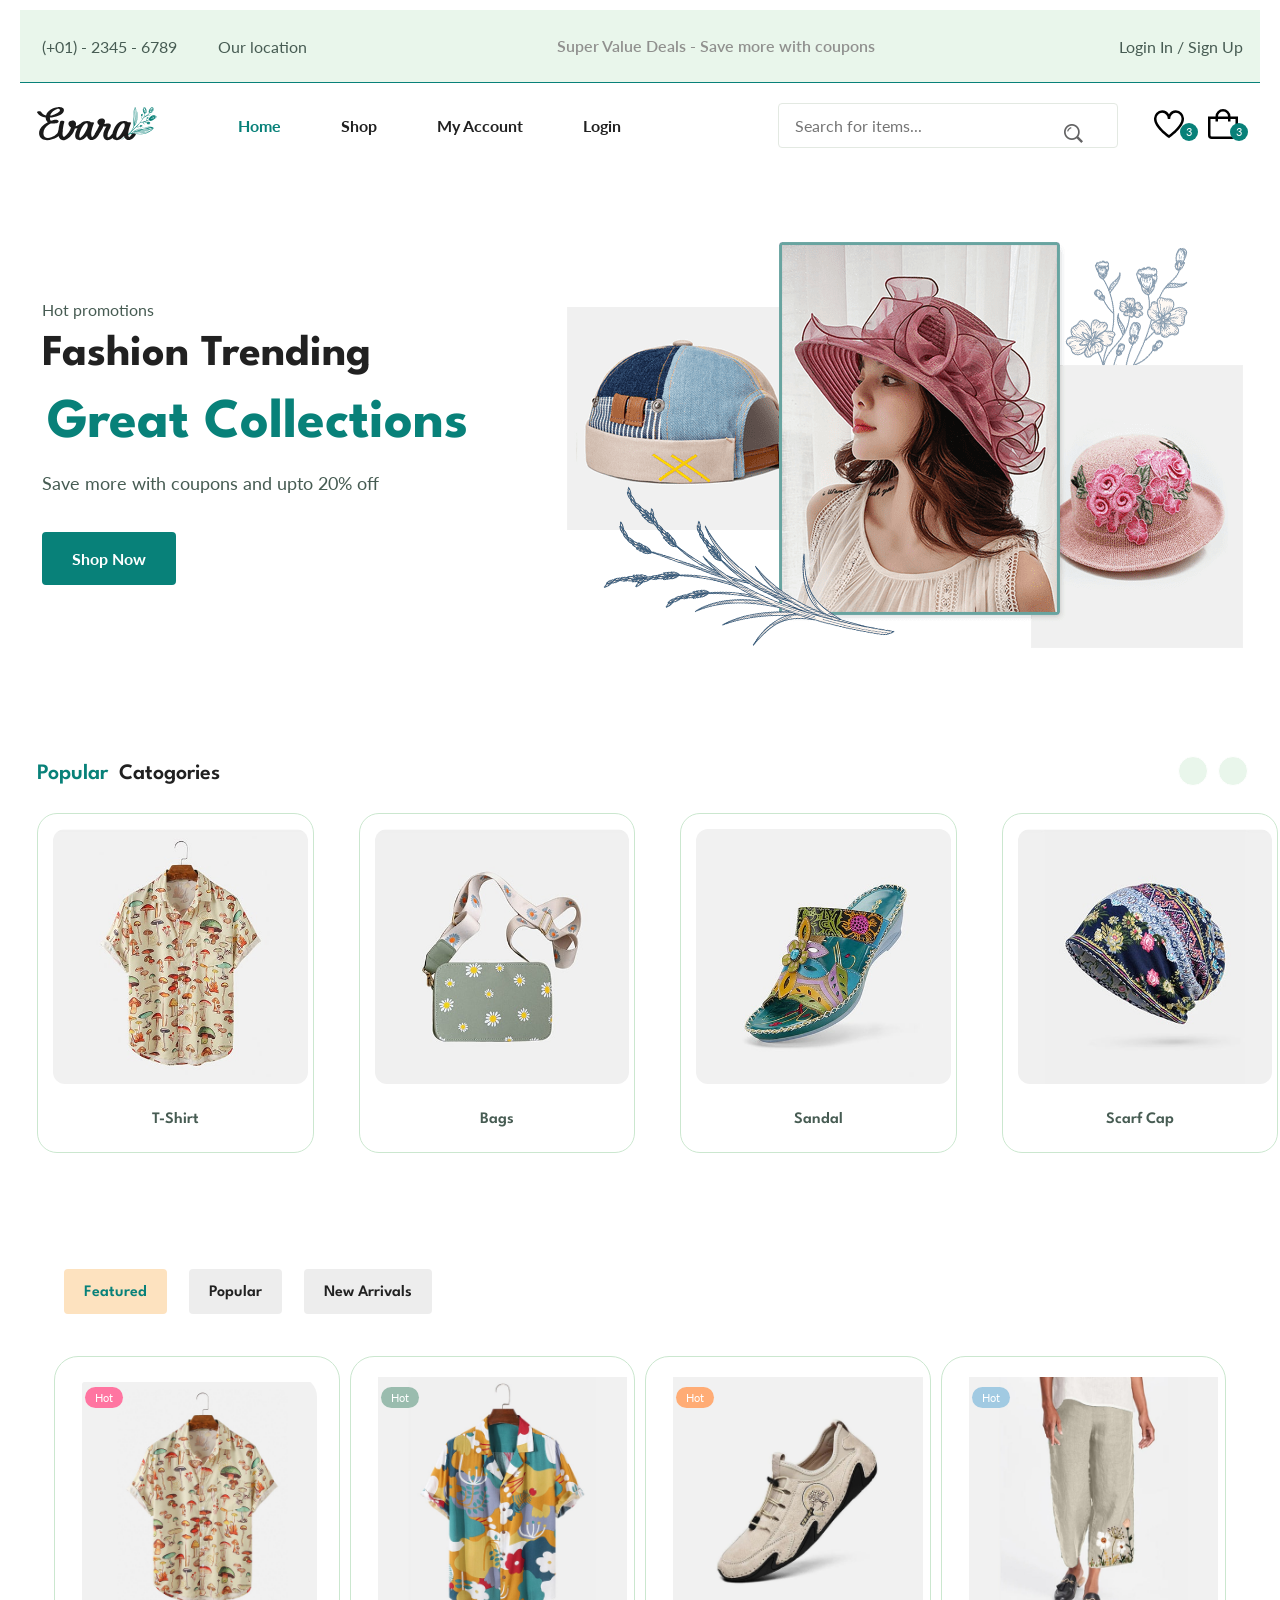
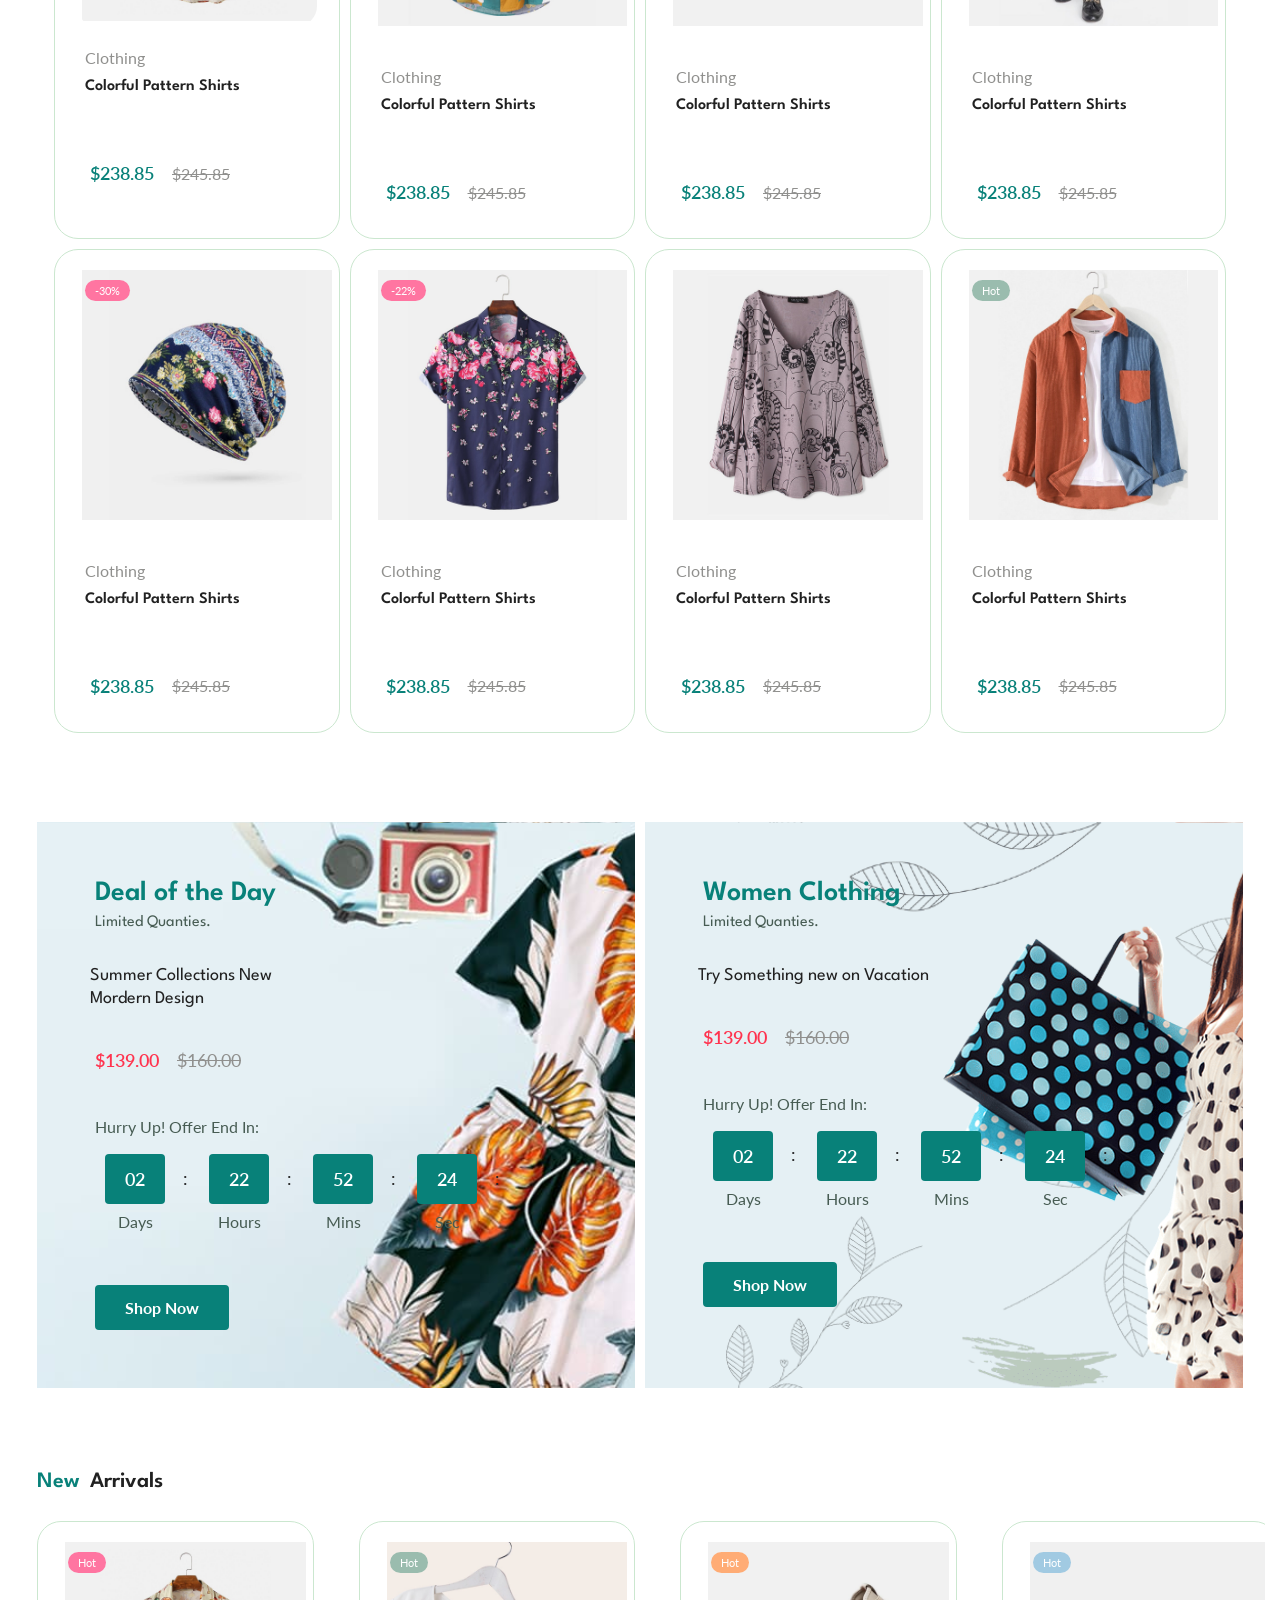
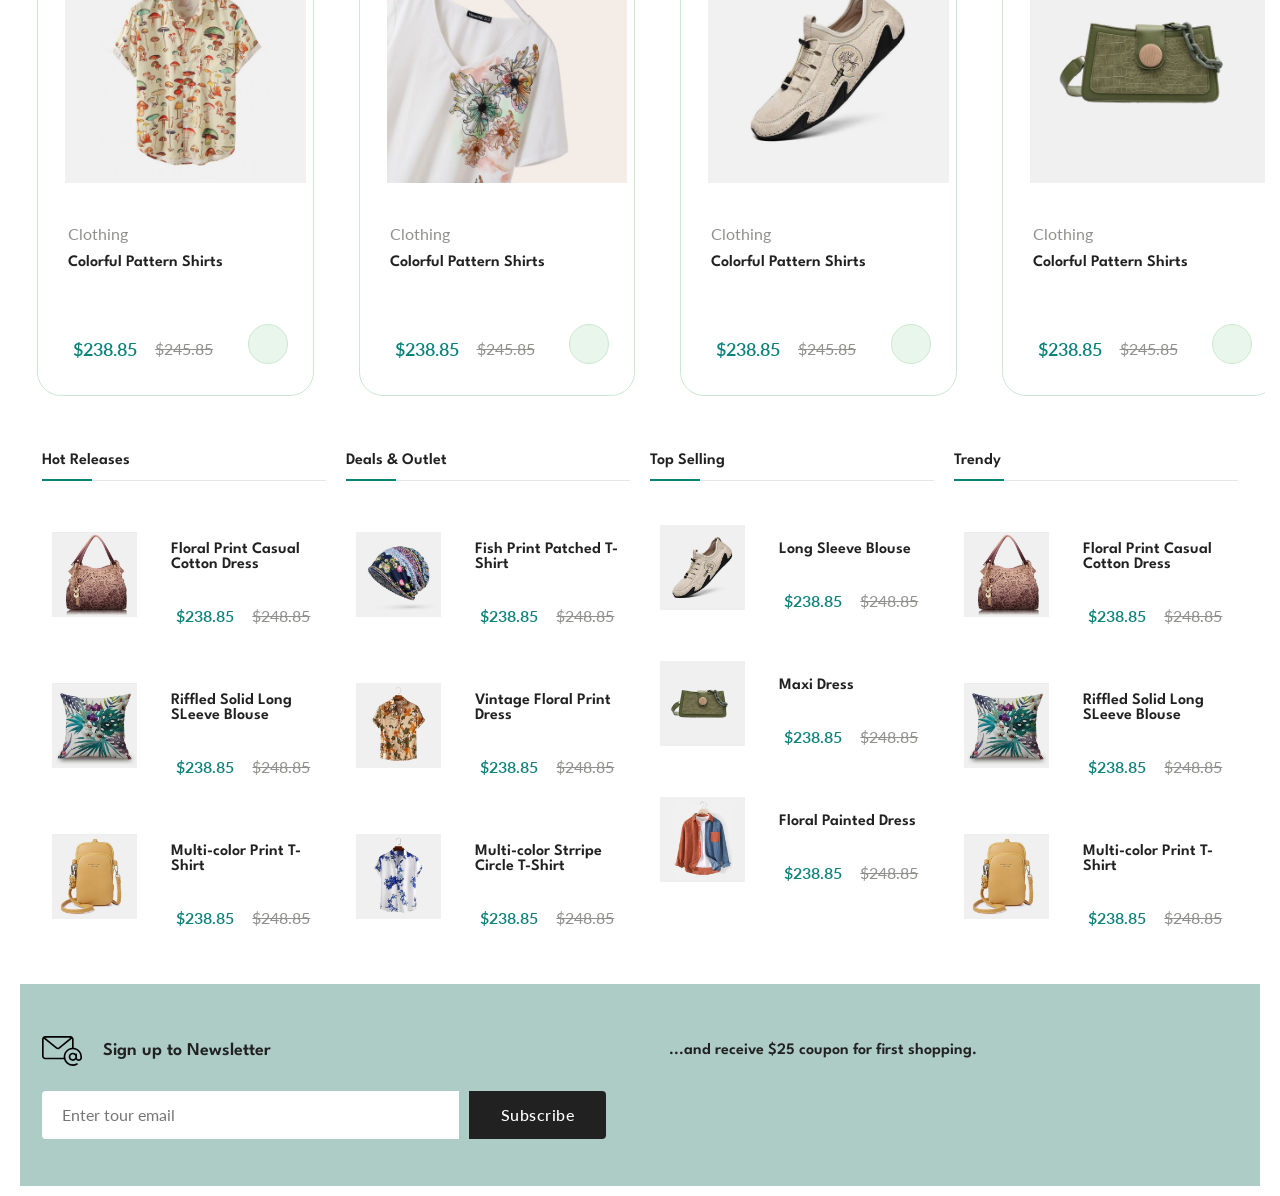
<file: index.html>
<!DOCTYPE html>
<html lang="en">
  <head>
    <meta charset="UTF-8" />
    <meta name="viewport" content="width=device-width, initial-scale=1.0" />

    <!--=============== FLATICON ===============-->
    <link rel="stylesheet" 
    href="https://cdn-uicons.flaticon.com/uicons-regular-straight/css/uicons-regular-straight.css" 
    />

    <!--=============== SWIPER CSS ===============-->
    <link
    rel="stylesheet"
    href="https://cdn.jsdelivr.net/npm/swiper@11/swiper-bundle.min.css"
    />

    <!--=============== CSS ===============-->
    <link rel="stylesheet" href="assets/css/styles.css" />

    <title>Ecommerce Website</title>
  </head>
  <body>
    <!--=============== HEADER ===============-->
    <header class="header">
      <div class="header__top">
        <div class="header__container container">
          <div class="header__contact">
            <span>(+01) - 2345 - 6789</span>
            <span>Our location</span>
          </div>
          <p class="header__alert-news">
            Super Value Deals - Save more with coupons
          </p>
          <a href="loginRegister.html" class="header__top-action">
            Login In / Sign Up
          </a>
        </div>
      </div>

      <nav class="nav container">
        <a href="index.html" class="nav__logo">
          <img src="assets/img/logo.svg" alt="" class="nav__logoImg">
        </a>
        <div class="nav__menu" id="nav-menu">
          <ul class="nav__list">
            <li class="nav__item">
              <a href="index.html" class="nav__link active-link">Home</a>
            </li>
            <li class="nav__item">
              <a href="shop.html" class="nav__link">Shop</a>
            </li>
            <li class="nav__item">
              <a href="accounts.html" class="nav__link">My Account</a>
            </li>
            <li class="nav__item">
              <a href="loginRegister.html" class="nav__link">Login</a>
            </li>
          </ul>

          <div class="header__search">
            <input type="text" placeholder="Search for items..." class="form__input">

            <button class="search__btn">
              <img src="assets/img/search.png" alt="">
            </button>
          </div>
        </div>

        <div class="header__user-actions">
          <a href="wishlist.html" class="header__action-btn">
            <img src="assets/img/icon-heart.svg" alt="">
            <span class="count">3</span>
          </a>
          <a href="cart.html" class="header__action-btn">
            <img src="assets/img/icon-cart.svg" alt="">
            <span class="count">3</span>
          </a>
        </div>
      </nav>
    </header>

    <!--=============== MAIN ===============-->
    <main class="main">
      <!--=============== HOME ===============-->
      <section class="home section--lg">
        <div class="home__container container grid">
          <div class="home__content">
            <span class="home__subtitle">Hot promotions</span>
            <h1 class="home__title">
              Fashion Trending <span>Great Collections</span>
            </h1>
            <p class="home__description">
              Save more with coupons and upto 20% off
            </p>
            <a href="shop.html" class="btn">Shop Now</a>
          </div>
          <img src="assets/img/home-img.png" class="home__img">
        </div>
      </section>

      <!--=============== CATEGORIES ===============-->
      <section class="categories container section">
        <h3 class="section__title"><span>Popular</span> Catogories</h3>
        <div class="catogories__container swiper">
          <div class="swiper-wrapper">
            <a href="shop.html" class="category__item swiper-slide">
              <img src="assets/img/category-1.jpg" alt="" class="category__img">
              <h3 class="category__title">T-Shirt</h3>
            </a>
            <a href="shop.html" class="category__item swiper-slide">
              <img src="assets/img/category-2.jpg" alt="" class="category__img">
              <h3 class="category__title">Bags</h3>
            </a>
            <a href="shop.html" class="category__item swiper-slide">
              <img src="assets/img/category-3.jpg" alt="" class="category__img">
              <h3 class="category__title">Sandal</h3>
            </a>
            <a href="shop.html" class="category__item swiper-slide">
              <img src="assets/img/category-4.jpg" alt="" class="category__img">
              <h3 class="category__title">Scarf Cap</h3>
            </a>
            <a href="shop.html" class="category__item swiper-slide">
              <img src="assets/img/category-5.jpg" alt="" class="category__img">
              <h3 class="category__title">Shoes</h3>
            </a>
            <a href="shop.html" class="category__item swiper-slide">
              <img src="assets/img/category-6.jpg" alt="" class="category__img">
              <h3 class="category__title">Pillowcase</h3>
            </a>
            <a href="shop.html" class="category__item swiper-slide">
              <img src="assets/img/category-7.jpg" alt="" class="category__img">
              <h3 class="category__title">Jumpsuit</h3>
            </a>
            <a href="shop.html" class="category__item swiper-slide">
              <img src="assets/img/category-8.jpg" alt="" class="category__img">
              <h3 class="category__title">Hats</h3>
            </a>
          </div>
          <div class="swiper-button-next">
            <i class="fi fi-rs-angle-right"></i>
          </div>
          <div class="swiper-button-prev">
            <i class="fi fi-rs-angle-left"></i>
          </div>
        </div>
      </section>

      <!--=============== PRODUCTS ===============-->
      <section class="products section container">
        <div class="tab__btns">
          <span class="tab__btn active-tab" data-target="#featured">Featured</span>          
          <span class="tab__btn" data-target="#popular">Popular</span>
          <span class="tab__btn"  data-target="#new-added">New Arrivals</span>
        </div>

        <div class="tab__items">
          <div class="tab__item active-tab" content id="featured">
            <div class="products__container grid">
              <div class="product__item">
                <div class="product__banner">
                  <a href="details.html" class="product__images">
                    <img src="assets/img/product-1-1.jpg" alt="" class="product__img default">
                    <img src="assets/img/product-1-2.jpg" alt="" class="product__img hover">
                  </a>
                  <div class="product__actions">
                    <a href="#" class="action__btn" aria-label="Quick View">
                      <i class="fi fi-rs-eye"></i>
                    </a>
                    <a href="#" class="action__btn" aria-label="Add To Wishlist">
                      <i class="fi fi-rs-heart"></i>
                    </a>
                  </div>

                  <div class="product__badge light-pink">Hot</div>
                </div>
                <div class="product__content">
                  <span class="product__category">Clothing</span>           
                  <a href="details.html">
                    <h3 class="product__title">Colorful Pattern Shirts</h3>
                  </a>
                  <div class="product__rating">
                    <i class="fi fi-rs-star"></i>
                    <i class="fi fi-rs-star"></i>
                    <i class="fi fi-rs-star"></i>
                    <i class="fi fi-rs-star"></i>
                    <i class="fi fi-rs-star"></i>
                  </div>
                  <div class="product__price flex">
                    <span class="new__price">$238.85</span>
                    <span class="old__price">$245.85</span>
                    
                  </div>
                </div>
              </div>
              <div class="product__item">
                <div class="product__banner">
                  <a href="details.html" class="producr__images">
                    <img src="assets/img/product-2-1.jpg" alt="" class="product__img default">
                    <img src="assets/img/product-2-2.jpg" alt="" class="product__img hover">
                  </a>
                  <div class="product__actions">
                    <a href="#" class="action__btn" aria-label="Quick View">
                      <i class="fi fi-rs-eye"></i>
                    </a>
                    <a href="#" class="action__btn" aria-label="Add To Wishlist">
                      <i class="fi fi-rs-heart"></i>
                    </a>
                  </div>
                  <div class="product__badge light-green">Hot</div>
                </div>
                <div class="product__content">
                  <span class="product__category">Clothing</span>           
                  <a href="details.html">
                    <h3 class="product__title">Colorful Pattern Shirts</h3>
                  </a>
                  <div class="product__rating">
                    <i class="fi fi-rs-star"></i>
                    <i class="fi fi-rs-star"></i>
                    <i class="fi fi-rs-star"></i>
                    <i class="fi fi-rs-star"></i>
                    <i class="fi fi-rs-star"></i>
                  </div>
                  <div class="product__price flex">
                    <span class="new__price">$238.85</span>
                    <span class="old__price">$245.85</span>
                    
                  </div>
                </div>
              </div>
              <div class="product__item">
                <div class="product__banner">
                  <a href="details.html" class="producr__images">
                    <img src="assets/img/product-3-1.jpg" alt="" class="product__img default">
                    <img src="assets/img/product-3-2.jpg" alt="" class="product__img hover">
                  </a>
                  <div class="product__actions">
                    <a href="#" class="action__btn" aria-label="Quick View">
                      <i class="fi fi-rs-eye"></i>
                    </a>
                    <a href="#" class="action__btn" aria-label="Add To Wishlist">
                      <i class="fi fi-rs-heart"></i>
                    </a>
                  </div>
                  <div class="product__badge light-orange">Hot</div>
                </div>
                <div class="product__content">
                  <span class="product__category">Clothing</span>           
                  <a href="details.html">
                    <h3 class="product__title">Colorful Pattern Shirts</h3>
                  </a>
                  <div class="product__rating">
                    <i class="fi fi-rs-star"></i>
                    <i class="fi fi-rs-star"></i>
                    <i class="fi fi-rs-star"></i>
                    <i class="fi fi-rs-star"></i>
                    <i class="fi fi-rs-star"></i>
                  </div>
                  <div class="product__price flex">
                    <span class="new__price">$238.85</span>
                    <span class="old__price">$245.85</span>
                    
                  </div>
                </div>
              </div>
              <div class="product__item">
                <div class="product__banner">
                  <a href="details.html" class="producr__images">
                    <img src="assets/img/product-4-1.jpg" alt="" class="product__img default">
                    <img src="assets/img/product-4-2.jpg" alt="" class="product__img hover">
                  </a>
                  <div class="product__actions">
                    <a href="#" class="action__btn" aria-label="Quick View">
                      <i class="fi fi-rs-eye"></i>
                    </a>
                    <a href="#" class="action__btn" aria-label="Add To Wishlist">
                      <i class="fi fi-rs-heart"></i>
                    </a>
                  </div>
                  <div class="product__badge light-blue">Hot</div>
                </div>
                <div class="product__content">
                  <span class="product__category">Clothing</span>           
                  <a href="details.html">
                    <h3 class="product__title">Colorful Pattern Shirts</h3>
                  </a>
                  <div class="product__rating">
                    <i class="fi fi-rs-star"></i>
                    <i class="fi fi-rs-star"></i>
                    <i class="fi fi-rs-star"></i>
                    <i class="fi fi-rs-star"></i>
                    <i class="fi fi-rs-star"></i>
                  </div>
                  <div class="product__price flex">
                    <span class="new__price">$238.85</span>
                    <span class="old__price">$245.85</span>
                    
                  </div>
                </div>
              </div>
              <div class="product__item">
                <div class="product__banner">
                  <a href="details.html" class="producr__images">
                    <img src="assets/img/product-5-1.jpg" alt="" class="product__img default">
                    <img src="assets/img/product-5-2.jpg" alt="" class="product__img hover">
                  </a>
                  <div class="product__actions">
                    <a href="#" class="action__btn" aria-label="Quick View">
                      <i class="fi fi-rs-eye"></i>
                    </a>
                    <a href="#" class="action__btn" aria-label="Add To Wishlist">
                      <i class="fi fi-rs-heart"></i>
                    </a>
                  </div>
                  <div class="product__badge light-pink">-30%</div>
                </div>
                <div class="product__content">
                  <span class="product__category">Clothing</span>           
                  <a href="details.html">
                    <h3 class="product__title">Colorful Pattern Shirts</h3>
                  </a>
                  <div class="product__rating">
                    <i class="fi fi-rs-star"></i>
                    <i class="fi fi-rs-star"></i>
                    <i class="fi fi-rs-star"></i>
                    <i class="fi fi-rs-star"></i>
                    <i class="fi fi-rs-star"></i>
                  </div>
                  <div class="product__price flex">
                    <span class="new__price">$238.85</span>
                    <span class="old__price">$245.85</span>
                    
                  </div>
                </div>
              </div>
              <div class="product__item">
                <div class="product__banner">
                  <a href="details.html" class="producr__images">
                    <img src="assets/img/product-6-1.jpg" alt="" class="product__img default">
                    <img src="assets/img/product-6-2.jpg" alt="" class="product__img hover">
                  </a>
                  <div class="product__actions">
                    <a href="#" class="action__btn" aria-label="Quick View">
                      <i class="fi fi-rs-eye"></i>
                    </a>
                    <a href="#" class="action__btn" aria-label="Add To Wishlist">
                      <i class="fi fi-rs-heart"></i>
                    </a>
                  </div>
                  <div class="product__badge light-pink">-22%</div>
                </div>
                <div class="product__content">
                  <span class="product__category">Clothing</span>           
                  <a href="details.html">
                    <h3 class="product__title">Colorful Pattern Shirts</h3>
                  </a>
                  <div class="product__rating">
                    <i class="fi fi-rs-star"></i>
                    <i class="fi fi-rs-star"></i>
                    <i class="fi fi-rs-star"></i>
                    <i class="fi fi-rs-star"></i>
                    <i class="fi fi-rs-star"></i>
                  </div>
                  <div class="product__price flex">
                    <span class="new__price">$238.85</span>
                    <span class="old__price">$245.85</span>
                    
                  </div>
                </div>
              </div>
              <div class="product__item">
                <div class="product__banner">
                  <a href="details.html" class="producr__images">
                    <img src="assets/img/product-7-1.jpg" alt="" class="product__img default">
                    <img src="assets/img/product-7-2.jpg" alt="" class="product__img hover">
                  </a>
                  <div class="product__actions">
                    <a href="#" class="action__btn" aria-label="Quick View">
                      <i class="fi fi-rs-eye"></i>
                    </a>
                    <a href="#" class="action__btn" aria-label="Add To Wishlist">
                      <i class="fi fi-rs-heart"></i>
                    </a>
                  </div>
                </div>
                <div class="product__content">
                  <span class="product__category">Clothing</span>           
                  <a href="details.html">
                    <h3 class="product__title">Colorful Pattern Shirts</h3>
                  </a>
                  <div class="product__rating">
                    <i class="fi fi-rs-star"></i>
                    <i class="fi fi-rs-star"></i>
                    <i class="fi fi-rs-star"></i>
                    <i class="fi fi-rs-star"></i>
                    <i class="fi fi-rs-star"></i>
                  </div>
                  <div class="product__price flex">
                    <span class="new__price">$238.85</span>
                    <span class="old__price">$245.85</span>
                    
                  </div>
                </div>
              </div>
              <div class="product__item">
                <div class="product__banner">
                  <a href="details.html" class="producr__images">
                    <img src="assets/img/product-8-1.jpg" alt="" class="product__img default">
                    <img src="assets/img/product-8-2.jpg" alt="" class="product__img hover">
                  </a>
                  <div class="product__actions">
                    <a href="#" class="action__btn" aria-label="Quick View">
                      <i class="fi fi-rs-eye"></i>
                    </a>
                    <a href="#" class="action__btn" aria-label="Add To Wishlist">
                      <i class="fi fi-rs-heart"></i>
                    </a>
                  </div>
                  <div class="product__badge light-green">Hot</div>
                </div>
                <div class="product__content">
                  <span class="product__category">Clothing</span>           
                  <a href="details.html">
                    <h3 class="product__title">Colorful Pattern Shirts</h3>
                  </a>
                  <div class="product__rating">
                    <i class="fi fi-rs-star"></i>
                    <i class="fi fi-rs-star"></i>
                    <i class="fi fi-rs-star"></i>
                    <i class="fi fi-rs-star"></i>
                    <i class="fi fi-rs-star"></i>
                  </div>
                  <div class="product__price flex">
                    <span class="new__price">$238.85</span>
                    <span class="old__price">$245.85</span>
                    
                  </div>
                </div>


              </div>
            </div>          
          </div>

          <div class="tab__item" content id="popular">
            <div class="products__container grid">
              <div class="product__item">
                <div class="product__banner">
                  <a href="details.html" class="product__images">
                    <img src="assets/img/product-9-1.jpg" alt="" class="product__img default">
                    <img src="assets/img/product-9-2.jpg" alt="" class="product__img hover">
                  </a>
                  <div class="product__actions">
                    <a href="#" class="action__btn" aria-label="Quick View">
                      <i class="fi fi-rs-eye"></i>
                    </a>
                    <a href="#" class="action__btn" aria-label="Add To Wishlist">
                      <i class="fi fi-rs-heart"></i>
                    </a>
                  </div>
                  <div class="product__badge light-pink">Hot</div>
                </div>
                <div class="product__content">
                  <span class="product__category">Clothing</span>           
                  <a href="details.html">
                    <h3 class="product__title">Colorful Pattern Shirts</h3>
                  </a>
                  <div class="product__rating">
                    <i class="fi fi-rs-star"></i>
                    <i class="fi fi-rs-star"></i>
                    <i class="fi fi-rs-star"></i>
                    <i class="fi fi-rs-star"></i>
                    <i class="fi fi-rs-star"></i>
                  </div>
                  <div class="product__price flex">
                    <span class="new__price">$238.85</span>
                    <span class="old__price">$245.85</span>
                    
                  </div>
                </div>
              </div>
              <div class="product__item">
                <div class="product__banner">
                  <a href="details.html" class="producr__images">
                    <img src="assets/img/product-2-1.jpg" alt="" class="product__img default">
                    <img src="assets/img/product-2-2.jpg" alt="" class="product__img hover">
                  </a>
                  <div class="product__actions">
                    <a href="#" class="action__btn" aria-label="Quick View">
                      <i class="fi fi-rs-eye"></i>
                    </a>
                    <a href="#" class="action__btn" aria-label="Add To Wishlist">
                      <i class="fi fi-rs-heart"></i>
                    </a>
                  </div>
                  <div class="product__badge light-green">Hot</div>
                </div>
                <div class="product__content">
                  <span class="product__category">Clothing</span>           
                  <a href="details.html">
                    <h3 class="product__title">Colorful Pattern Shirts</h3>
                  </a>
                  <div class="product__rating">
                    <i class="fi fi-rs-star"></i>
                    <i class="fi fi-rs-star"></i>
                    <i class="fi fi-rs-star"></i>
                    <i class="fi fi-rs-star"></i>
                    <i class="fi fi-rs-star"></i>
                  </div>
                  <div class="product__price flex">
                    <span class="new__price">$238.85</span>
                    <span class="old__price">$245.85</span>
                    
                  </div>
              </div>
              </div>
              <div class="product__item">
                <div class="product__banner">
                  <a href="details.html" class="producr__images">
                    <img src="assets/img/product-10-1.jpg" alt="" class="product__img default">
                    <img src="assets/img/product-10-2.jpg" alt="" class="product__img hover">
                  </a>
                  <div class="product__actions">
                    <a href="#" class="action__btn" aria-label="Quick View">
                      <i class="fi fi-rs-eye"></i>
                    </a>
                    <a href="#" class="action__btn" aria-label="Add To Wishlist">
                      <i class="fi fi-rs-heart"></i>
                    </a>
                  </div>
                  <div class="product__badge light-orange">Hot</div>
                </div>
                <div class="product__content">
                  <span class="product__category">Clothing</span>           
                  <a href="details.html">
                    <h3 class="product__title">Colorful Pattern Shirts</h3>
                  </a>
                  <div class="product__rating">
                    <i class="fi fi-rs-star"></i>
                    <i class="fi fi-rs-star"></i>
                    <i class="fi fi-rs-star"></i>
                    <i class="fi fi-rs-star"></i>
                    <i class="fi fi-rs-star"></i>
                  </div>
                  <div class="product__price flex">
                    <span class="new__price">$238.85</span>
                    <span class="old__price">$245.85</span>
                    
                  </div>
                </div>
              </div>
              <div class="product__item">
                <div class="product__banner">
                  <a href="details.html" class="producr__images">
                    <img src="assets/img/product-4-1.jpg" alt="" class="product__img default">
                    <img src="assets/img/product-4-2.jpg" alt="" class="product__img hover">
                  </a>
                  <div class="product__actions">
                    <a href="#" class="action__btn" aria-label="Quick View">
                      <i class="fi fi-rs-eye"></i>
                    </a>
                    <a href="#" class="action__btn" aria-label="Add To Wishlist">
                      <i class="fi fi-rs-heart"></i>
                    </a>
                  </div>
                  <div class="product__badge light-blue">Hot</div>
                </div>
                <div class="product__content">
                  <span class="product__category">Clothing</span>           
                  <a href="details.html">
                    <h3 class="product__title">Colorful Pattern Shirts</h3>
                  </a>
                  <div class="product__rating">
                    <i class="fi fi-rs-star"></i>
                    <i class="fi fi-rs-star"></i>
                    <i class="fi fi-rs-star"></i>
                    <i class="fi fi-rs-star"></i>
                    <i class="fi fi-rs-star"></i>
                  </div>
                  <div class="product__price flex">
                    <span class="new__price">$238.85</span>
                    <span class="old__price">$245.85</span>
                    
                  </div>
                </div>
              </div>
              <div class="product__item">
                <div class="product__banner">
                  <a href="details.html" class="producr__images">
                    <img src="assets/img/product-5-1.jpg" alt="" class="product__img default">
                    <img src="assets/img/product-5-2.jpg" alt="" class="product__img hover">
                  </a>
                  <div class="product__actions">
                    <a href="#" class="action__btn" aria-label="Quick View">
                      <i class="fi fi-rs-eye"></i>
                    </a>
                    <a href="#" class="action__btn" aria-label="Add To Wishlist">
                      <i class="fi fi-rs-heart"></i>
                    </a>
                  </div>
                  <div class="product__badge light-pink">-30%</div>
                </div>
                <div class="product__content">
                  <span class="product__category">Clothing</span>           
                  <a href="details.html">
                    <h3 class="product__title">Colorful Pattern Shirts</h3>
                  </a>
                  <div class="product__rating">
                    <i class="fi fi-rs-star"></i>
                    <i class="fi fi-rs-star"></i>
                    <i class="fi fi-rs-star"></i>
                    <i class="fi fi-rs-star"></i>
                    <i class="fi fi-rs-star"></i>
                  </div>
                  <div class="product__price flex">
                    <span class="new__price">$238.85</span>
                    <span class="old__price">$245.85</span>
                    
                  </div>
                </div>
              </div>
              <div class="product__item">
                <div class="product__banner">
                  <a href="details.html" class="producr__images">
                    <img src="assets/img/product-11-1.jpg" alt="" class="product__img default">
                    <img src="assets/img/product-11-2.jpg" alt="" class="product__img hover">
                  </a>
                  <div class="product__actions">
                    <a href="#" class="action__btn" aria-label="Quick View">
                      <i class="fi fi-rs-eye"></i>
                    </a>
                    <a href="#" class="action__btn" aria-label="Add To Wishlist">
                      <i class="fi fi-rs-heart"></i>
                    </a>
                  </div>
                  <div class="product__badge light-pink">-22%</div>
                </div>
                <div class="product__content">
                  <span class="product__category">Clothing</span>           
                  <a href="details.html">
                    <h3 class="product__title">Colorful Pattern Shirts</h3>
                  </a>
                  <div class="product__rating">
                    <i class="fi fi-rs-star"></i>
                    <i class="fi fi-rs-star"></i>
                    <i class="fi fi-rs-star"></i>
                    <i class="fi fi-rs-star"></i>
                    <i class="fi fi-rs-star"></i>
                  </div>
                  <div class="product__price flex">
                    <span class="new__price">$238.85</span>
                    <span class="old__price">$245.85</span>
                    
                  </div>
                </div>
              </div>
              <div class="product__item">
                <div class="product__banner">
                  <a href="details.html" class="producr__images">
                    <img src="assets/img/product-7-1.jpg" alt="" class="product__img default">
                    <img src="assets/img/product-7-2.jpg" alt="" class="product__img hover">
                  </a>
                  <div class="product__actions">
                    <a href="#" class="action__btn" aria-label="Quick View">
                      <i class="fi fi-rs-eye"></i>
                    </a>
                    <a href="#" class="action__btn" aria-label="Add To Wishlist">
                      <i class="fi fi-rs-heart"></i>
                    </a>
                  </div>
                </div>
                <div class="product__content">
                  <span class="product__category">Clothing</span>           
                  <a href="details.html">
                    <h3 class="product__title">Colorful Pattern Shirts</h3>
                  </a>
                  <div class="product__rating">
                    <i class="fi fi-rs-star"></i>
                    <i class="fi fi-rs-star"></i>
                    <i class="fi fi-rs-star"></i>
                    <i class="fi fi-rs-star"></i>
                    <i class="fi fi-rs-star"></i>
                  </div>
                  <div class="product__price flex">
                    <span class="new__price">$238.85</span>
                    <span class="old__price">$245.85</span>
                    
                  </div>
                </div>
              </div>
              <div class="product__item">
                <div class="product__banner">
                  <a href="details.html" class="producr__images">
                    <img src="assets/img/product-8-1.jpg" alt="" class="product__img default">
                    <img src="assets/img/product-8-2.jpg" alt="" class="product__img hover">
                  </a>
                  <div class="product__actions">
                    <a href="#" class="action__btn" aria-label="Quick View">
                      <i class="fi fi-rs-eye"></i>
                    </a>
                    <a href="#" class="action__btn" aria-label="Add To Wishlist">
                      <i class="fi fi-rs-heart"></i>
                    </a>
                  </div>
                  <div class="product__badge light-green">Hot</div>
                </div>
                <div class="product__content">
                  <span class="product__category">Clothing</span>           
                  <a href="details.html">
                    <h3 class="product__title">Colorful Pattern Shirts</h3>
                  </a>
                  <div class="product__rating">
                    <i class="fi fi-rs-star"></i>
                    <i class="fi fi-rs-star"></i>
                    <i class="fi fi-rs-star"></i>
                    <i class="fi fi-rs-star"></i>
                    <i class="fi fi-rs-star"></i>
                  </div>
                  <div class="product__price flex">
                    <span class="new__price">$238.85</span>
                    <span class="old__price">$245.85</span>
                    
                  </div>
                </div>
              </div>

            </div>
          </div>

          <div class="tab__item" content id="new-added">
            <div class="products__container grid">
              <div class="product__item">
                <div class="product__banner">
                  <a href="details.html" class="producr__images">
                    <img src="assets/img/product-1-1.jpg" alt="" class="product__img default">
                    <img src="assets/img/product-1-2.jpg" alt="" class="product__img hover">
                  </a>
                  <div class="product__actions">
                    <a href="#" class="action__btn" aria-label="Quick View">
                      <i class="fi fi-rs-eye"></i>
                    </a>
                    <a href="#" class="action__btn" aria-label="Add To Wishlist">
                      <i class="fi fi-rs-heart"></i>
                    </a>
                  </div>
                  <div class="product__badge light-pink">Hot</div>
                </div>
                <div class="product__content">
                  <span class="product__category">Clothing</span>           
                  <a href="details.html">
                    <h3 class="product__title">Colorful Pattern Shirts</h3>
                  </a>
                  <div class="product__rating">
                    <i class="fi fi-rs-star"></i>
                    <i class="fi fi-rs-star"></i>
                    <i class="fi fi-rs-star"></i>
                    <i class="fi fi-rs-star"></i>
                    <i class="fi fi-rs-star"></i>
                  </div>
                  <div class="product__price flex">
                    <span class="new__price">$238.85</span>
                    <span class="old__price">$245.85</span>
                    
                  </div>
                </div>
              </div>
              <div class="product__item">
                <div class="product__banner">
                  <a href="details.html" class="producr__images">
                    <img src="assets/img/product-12-1.jpg" alt="" class="product__img default">
                    <img src="assets/img/product-12-2.jpg" alt="" class="product__img hover">
                  </a>
                  <div class="product__actions">
                    <a href="#" class="action__btn" aria-label="Quick View">
                      <i class="fi fi-rs-eye"></i>
                    </a>
                    <a href="#" class="action__btn" aria-label="Add To Wishlist">
                      <i class="fi fi-rs-heart"></i>
                    </a>
                  </div>
                  <div class="product__badge light-green">Hot</div>
                </div>
                <div class="product__content">
                  <span class="product__category">Clothing</span>           
                  <a href="details.html">
                    <h3 class="product__title">Colorful Pattern Shirts</h3>
                  </a>
                  <div class="product__rating">
                    <i class="fi fi-rs-star"></i>
                    <i class="fi fi-rs-star"></i>
                    <i class="fi fi-rs-star"></i>
                    <i class="fi fi-rs-star"></i>
                    <i class="fi fi-rs-star"></i>
                  </div>
                  <div class="product__price flex">
                    <span class="new__price">$238.85</span>
                    <span class="old__price">$245.85</span>
                    
                  </div>
                </div>
              </div>
              <div class="product__item">
                <div class="product__banner">
                  <a href="details.html" class="producr__images">
                    <img src="assets/img/product-3-1.jpg" alt="" class="product__img default">
                    <img src="assets/img/product-3-2.jpg" alt="" class="product__img hover">
                  </a>
                  <div class="product__actions">
                    <a href="#" class="action__btn" aria-label="Quick View">
                      <i class="fi fi-rs-eye"></i>
                    </a>
                    <a href="#" class="action__btn" aria-label="Add To Wishlist">
                      <i class="fi fi-rs-heart"></i>
                    </a>
                  </div>
                  <div class="product__badge light-orange">Hot</div>
                </div>
                <div class="product__content">
                  <span class="product__category">Clothing</span>           
                  <a href="details.html">
                    <h3 class="product__title">Colorful Pattern Shirts</h3>
                  </a>
                  <div class="product__rating">
                    <i class="fi fi-rs-star"></i>
                    <i class="fi fi-rs-star"></i>
                    <i class="fi fi-rs-star"></i>
                    <i class="fi fi-rs-star"></i>
                    <i class="fi fi-rs-star"></i>
                  </div>
                  <div class="product__price flex">
                    <span class="new__price">$238.85</span>
                    <span class="old__price">$245.85</span>
                    
                  </div>
                </div>
              </div>
              <div class="product__item">
                <div class="product__banner">
                  <a href="details.html" class="producr__images">
                    <img src="assets/img/product-13-1.jpg" alt="" class="product__img default">
                    <img src="assets/img/product-13-2.jpg" alt="" class="product__img hover">
                  </a>
                  <div class="product__actions">
                    <a href="#" class="action__btn" aria-label="Quick View">
                      <i class="fi fi-rs-eye"></i>
                    </a>
                    <a href="#" class="action__btn" aria-label="Add To Wishlist">
                      <i class="fi fi-rs-heart"></i>
                    </a>
                  </div>
                  <div class="product__badge light-blue">Hot</div>
                </div>
                <div class="product__content">
                  <span class="product__category">Clothing</span>           
                  <a href="details.html">
                    <h3 class="product__title">Colorful Pattern Shirts</h3>
                  </a>
                  <div class="product__rating">
                    <i class="fi fi-rs-star"></i>
                    <i class="fi fi-rs-star"></i>
                    <i class="fi fi-rs-star"></i>
                    <i class="fi fi-rs-star"></i>
                    <i class="fi fi-rs-star"></i>
                  </div>
                  <div class="product__price flex">
                    <span class="new__price">$238.85</span>
                    <span class="old__price">$245.85</span>
                    
                  </div>
                </div>
              </div>
              <div class="product__item">
                <div class="product__banner">
                  <a href="details.html" class="producr__images">
                    <img src="assets/img/product-5-1.jpg" alt="" class="product__img default">
                    <img src="assets/img/product-5-2.jpg" alt="" class="product__img hover">
                  </a>
                  <div class="product__actions">
                    <a href="#" class="action__btn" aria-label="Quick View">
                      <i class="fi fi-rs-eye"></i>
                    </a>
                    <a href="#" class="action__btn" aria-label="Add To Wishlist">
                      <i class="fi fi-rs-heart"></i>
                    </a>
                  </div>
                  <div class="product__badge light-pink">-30%</div>
                </div>
                <div class="product__content">
                  <span class="product__category">Clothing</span>           
                  <a href="details.html">
                    <h3 class="product__title">Colorful Pattern Shirts</h3>
                  </a>
                  <div class="product__rating">
                    <i class="fi fi-rs-star"></i>
                    <i class="fi fi-rs-star"></i>
                    <i class="fi fi-rs-star"></i>
                    <i class="fi fi-rs-star"></i>
                    <i class="fi fi-rs-star"></i>
                  </div>
                  <div class="product__price flex">
                    <span class="new__price">$238.85</span>
                    <span class="old__price">$245.85</span>
                    
                  </div>
                </div>
              </div>
              <div class="product__item">
                <div class="product__banner">
                  <a href="details.html" class="producr__images">
                    <img src="assets/img/product-6-1.jpg" alt="" class="product__img default">
                    <img src="assets/img/product-6-2.jpg" alt="" class="product__img hover">
                  </a>
                  <div class="product__actions">
                    <a href="#" class="action__btn" aria-label="Quick View">
                      <i class="fi fi-rs-eye"></i>
                    </a>
                    <a href="#" class="action__btn" aria-label="Add To Wishlist">
                      <i class="fi fi-rs-heart"></i>
                    </a>
                  </div>
                  <div class="product__badge light-pink">-22%</div>
                </div>
                <div class="product__content">
                  <span class="product__category">Clothing</span>           
                  <a href="details.html">
                    <h3 class="product__title">Colorful Pattern Shirts</h3>
                  </a>
                  <div class="product__rating">
                    <i class="fi fi-rs-star"></i>
                    <i class="fi fi-rs-star"></i>
                    <i class="fi fi-rs-star"></i>
                    <i class="fi fi-rs-star"></i>
                    <i class="fi fi-rs-star"></i>
                  </div>
                  <div class="product__price flex">
                    <span class="new__price">$238.85</span>
                    <span class="old__price">$245.85</span>
                    
                  </div>
                </div>
              </div>
              <div class="product__item">
                <div class="product__banner">
                  <a href="details.html" class="producr__images">
                    <img src="assets/img/product-9-1.jpg" alt="" class="product__img default">
                    <img src="assets/img/product-9-2.jpg" alt="" class="product__img hover">
                  </a>
                  <div class="product__actions">
                    <a href="#" class="action__btn" aria-label="Quick View">
                      <i class="fi fi-rs-eye"></i>
                    </a>
                    <a href="#" class="action__btn" aria-label="Add To Wishlist">
                      <i class="fi fi-rs-heart"></i>
                    </a>
                  </div>
                </div>
                <div class="product__content">
                  <span class="product__category">Clothing</span>           
                  <a href="details.html">
                    <h3 class="product__title">Colorful Pattern Shirts</h3>
                  </a>
                  <div class="product__rating">
                    <i class="fi fi-rs-star"></i>
                    <i class="fi fi-rs-star"></i>
                    <i class="fi fi-rs-star"></i>
                    <i class="fi fi-rs-star"></i>
                    <i class="fi fi-rs-star"></i>
                  </div>
                  <div class="product__price flex">
                    <span class="new__price">$238.85</span>
                    <span class="old__price">$245.85</span>
                    
                  </div>
                </div>
              </div>

              <div class="product__item">
                <div class="product__banner">
                  <a href="details.html" class="producr__images">
                    <img src="assets/img/product-8-1.jpg" alt="" class="product__img default">
                    <img src="assets/img/product-8-2.jpg" alt="" class="product__img hover">
                  </a>
                  <div class="product__actions">
                    <a href="#" class="action__btn" aria-label="Quick View">
                      <i class="fi fi-rs-eye"></i>
                    </a>
                    <a href="#" class="action__btn" aria-label="Add To Wishlist">
                      <i class="fi fi-rs-heart"></i>
                    </a>
                  </div>
                  <div class="product__badge light-green">Hot</div>
                </div>
                <div class="product__content">
                  <span class="product__category">Clothing</span>           
                  <a href="details.html">
                    <h3 class="product__title">Colorful Pattern Shirts</h3>
                  </a>
                  <div class="product__rating">
                    <i class="fi fi-rs-star"></i>
                    <i class="fi fi-rs-star"></i>
                    <i class="fi fi-rs-star"></i>
                    <i class="fi fi-rs-star"></i>
                    <i class="fi fi-rs-star"></i>
                  </div>
                  <div class="product__price flex">
                    <span class="new__price">$238.85</span>
                    <span class="old__price">$245.85</span>
                    
                  </div>
                </div>
              </div>
            </div>
          </div>
        </div>
      </section>

      <!--=============== DEALS ===============-->
      <section class="deals section">
        <div class="deals__container container grid">
          <div class="deals__item">
            <div class="deals__group">
              <h3 class="deals__brand">Deal of the Day</h3>
              <span class="deals__category">Limited Quanties.</span>
            </div>
            <h4 class="deals__title">Summer Collections New Mordern Design</h4>
            <div class="deals__price flex">
              <span class="new__price">$139.00</span>
              <span class="old__price">$160.00</span>
            </div>

            <div class="deals__group">
              <p class="deals__countdown-text">Hurry Up! Offer End In:</p>

              <div class="countdown">
                <div class="countdown__amount">
                  <p class="countdown__period">02</p>
                  <span class="unit">Days</span>
                </div>
                <div class="countdown__amount">
                  <p class="countdown__period">22</p>
                  <span class="unit">Hours</span>
                </div>
                <div class="countdown__amount">
                  <p class="countdown__period">52</p>
                  <span class="unit">Mins</span>
                </div>
                <div class="countdown__amount">
                  <p class="countdown__period">24</p>
                  <span class="unit">Sec</span>
                </div>
              </div>
            </div>

            <div class="deals__btn">
              <a href="details.html" class="btn btn--md">Shop Now</a>
            </div>
          </div>
          <div class="deals__item">
            <div class="deals__group">
              <h3 class="deals__brand">Women Clothing</h3>
              <span class="deals__category">Limited Quanties.</span>
            </div>
            <h4 class="deals__title">Try Something new on Vacation</h4>
            <div class="deals__price flex">
              <span class="new__price">$139.00</span>
              <span class="old__price">$160.00</span>
            </div>

            <div class="deals__group">
              <p class="deals__countdown-text">Hurry Up! Offer End In:</p>

              <div class="countdown">
                <div class="countdown__amount">
                  <p class="countdown__period">02</p>
                  <span class="unit">Days</span>
                </div>
                <div class="countdown__amount">
                  <p class="countdown__period">22</p>
                  <span class="unit">Hours</span>
                </div>
                <div class="countdown__amount">
                  <p class="countdown__period">52</p>
                  <span class="unit">Mins</span>
                </div>
                <div class="countdown__amount">
                  <p class="countdown__period">24</p>
                  <span class="unit">Sec</span>
                </div>
              </div>
            </div>

            <div class="deals__btn">
              <a href="details.html" class="btn btn--md">Shop Now</a>
            </div>
          </div>
        </div>
      </section>

      <!--=============== NEW ARRIVALS ===============-->
      <section class="new__arrivals container section">
        <h3 class="section__title"><span>New</span> Arrivals</h3>
        <div class="new__container swiper">
          <div class="swiper-wrapper">
            <div class="product__item swiper-slide">
              <div class="product__banner">
                <a href="details.html" class="producr__images">
                  <img src="assets/img/product-1-1.jpg" alt="" class="product__img default">
                  <img src="assets/img/product-1-2.jpg" alt="" class="product__img hover">
                </a>
                <div class="product__actions">
                  <a href="#" class="action__btn" aria-label="Quick View">
                    <i class="fi fi-rs-eye"></i>
                  </a>
                  <a href="#" class="action__btn" aria-label="Add To Wishlist">
                    <i class="fi fi-rs-heart"></i>
                  </a>
                </div>
                <div class="product__badge light-pink">Hot</div>
              </div>
              <div class="product__content">
                <span class="product__category">Clothing</span>           
                <a href="details.html">
                  <h3 class="product__title">Colorful Pattern Shirts</h3>
                </a>
                <div class="product__rating">
                  <i class="fi fi-rs-star"></i>
                  <i class="fi fi-rs-star"></i>
                  <i class="fi fi-rs-star"></i>
                  <i class="fi fi-rs-star"></i>
                  <i class="fi fi-rs-star"></i>
                </div>
                <div class="product__price flex">
                  <span class="new__price">$238.85</span>
                  <span class="old__price">$245.85</span>
                  <a href="#" class="action__btn cart__btn" aria-label="Add To Cart">
                    <i class="fi fi-rs-shopping-bag-add"></i>
                  </a>
                </div>
              </div>
            </div>
            <div class="product__item swiper-slide">
              <div class="product__banner">
                <a href="details.html" class="producr__images">
                  <img src="assets/img/product-12-1.jpg" alt="" class="product__img default">
                  <img src="assets/img/product-12-2.jpg" alt="" class="product__img hover">
                </a>
                <div class="product__actions">
                  <a href="#" class="action__btn" aria-label="Quick View">
                    <i class="fi fi-rs-eye"></i>
                  </a>
                  <a href="#" class="action__btn" aria-label="Add To Wishlist">
                    <i class="fi fi-rs-heart"></i>
                  </a>
                </div>
                <div class="product__badge light-green">Hot</div>
              </div>
              <div class="product__content">
                <span class="product__category">Clothing</span>           
                <a href="details.html">
                  <h3 class="product__title">Colorful Pattern Shirts</h3>
                </a>
                <div class="product__rating">
                  <i class="fi fi-rs-star"></i>
                  <i class="fi fi-rs-star"></i>
                  <i class="fi fi-rs-star"></i>
                  <i class="fi fi-rs-star"></i>
                  <i class="fi fi-rs-star"></i>
                </div>
                <div class="product__price flex">
                  <span class="new__price">$238.85</span>
                  <span class="old__price">$245.85</span>
                  <a href="#" class="action__btn cart__btn" aria-label="Add To Cart">
                    <i class="fi fi-rs-shopping-bag-add"></i>
                  </a>
                </div>
              </div>
            </div>
            <div class="product__item swiper-slide">
              <div class="product__banner">
                <a href="details.html" class="producr__images">
                  <img src="assets/img/product-3-1.jpg" alt="" class="product__img default">
                  <img src="assets/img/product-3-2.jpg" alt="" class="product__img hover">
                </a>
                <div class="product__actions">
                  <a href="#" class="action__btn" aria-label="Quick View">
                    <i class="fi fi-rs-eye"></i>
                  </a>
                  <a href="#" class="action__btn" aria-label="Add To Wishlist">
                    <i class="fi fi-rs-heart"></i>
                  </a>
                </div>
                <div class="product__badge light-orange">Hot</div>
              </div>
              <div class="product__content">
                <span class="product__category">Clothing</span>           
                <a href="details.html">
                  <h3 class="product__title">Colorful Pattern Shirts</h3>
                </a>
                <div class="product__rating">
                  <i class="fi fi-rs-star"></i>
                  <i class="fi fi-rs-star"></i>
                  <i class="fi fi-rs-star"></i>
                  <i class="fi fi-rs-star"></i>
                  <i class="fi fi-rs-star"></i>
                </div>
                <div class="product__price flex">
                  <span class="new__price">$238.85</span>
                  <span class="old__price">$245.85</span>
                  <a href="#" class="action__btn cart__btn" aria-label="Add To Cart">
                    <i class="fi fi-rs-shopping-bag-add"></i>
                  </a>
                </div>
              </div>
            </div>
            <div class="product__item swiper-slide">
              <div class="product__banner">
                <a href="details.html" class="producr__images">
                  <img src="assets/img/product-13-1.jpg" alt="" class="product__img default">
                  <img src="assets/img/product-13-2.jpg" alt="" class="product__img hover">
                </a>
                <div class="product__actions">
                  <a href="#" class="action__btn" aria-label="Quick View">
                    <i class="fi fi-rs-eye"></i>
                  </a>
                  <a href="#" class="action__btn" aria-label="Add To Wishlist">
                    <i class="fi fi-rs-heart"></i>
                  </a>
                </div>
                <div class="product__badge light-blue">Hot</div>
              </div>
              <div class="product__content">
                <span class="product__category">Clothing</span>           
                <a href="details.html">
                  <h3 class="product__title">Colorful Pattern Shirts</h3>
                </a>
                <div class="product__rating">
                  <i class="fi fi-rs-star"></i>
                  <i class="fi fi-rs-star"></i>
                  <i class="fi fi-rs-star"></i>
                  <i class="fi fi-rs-star"></i>
                  <i class="fi fi-rs-star"></i>
                </div>
                <div class="product__price flex">
                  <span class="new__price">$238.85</span>
                  <span class="old__price">$245.85</span>
                  <a href="#" class="action__btn cart__btn" aria-label="Add To Cart">
                    <i class="fi fi-rs-shopping-bag-add"></i>
                  </a>
                </div>
              </div>
            </div>
            <div class="product__item swiper-slide">
              <div class="product__banner">
                <a href="details.html" class="producr__images">
                  <img src="assets/img/product-5-1.jpg" alt="" class="product__img default">
                  <img src="assets/img/product-5-2.jpg" alt="" class="product__img hover">
                </a>
                <div class="product__actions">
                  <a href="#" class="action__btn" aria-label="Quick View">
                    <i class="fi fi-rs-eye"></i>
                  </a>
                  <a href="#" class="action__btn" aria-label="Add To Wishlist">
                    <i class="fi fi-rs-heart"></i>
                  </a>
                </div>
                <div class="product__badge light-pink">-30%</div>
              </div>
              <div class="product__content">
                <span class="product__category">Clothing</span>           
                <a href="details.html">
                  <h3 class="product__title">Colorful Pattern Shirts</h3>
                </a>
                <div class="product__rating">
                  <i class="fi fi-rs-star"></i>
                  <i class="fi fi-rs-star"></i>
                  <i class="fi fi-rs-star"></i>
                  <i class="fi fi-rs-star"></i>
                  <i class="fi fi-rs-star"></i>
                </div>
                <div class="product__price flex">
                  <span class="new__price">$238.85</span>
                  <span class="old__price">$245.85</span>
                  <a href="#" class="action__btn cart__btn" aria-label="Add To Cart">
                    <i class="fi fi-rs-shopping-bag-add"></i>
                  </a>
                </div>
              </div>
            </div>
            <div class="product__item swiper-slide">
              <div class="product__banner">
                <a href="details.html" class="producr__images">
                  <img src="assets/img/product-6-1.jpg" alt="" class="product__img default">
                  <img src="assets/img/product-6-2.jpg" alt="" class="product__img hover">
                </a>
                <div class="product__actions">
                  <a href="#" class="action__btn" aria-label="Quick View">
                    <i class="fi fi-rs-eye"></i>
                  </a>
                  <a href="#" class="action__btn" aria-label="Add To Wishlist">
                    <i class="fi fi-rs-heart"></i>
                  </a>
                </div>
                <div class="product__badge light-pink">-22%</div>
              </div>
              <div class="product__content">
                <span class="product__category">Clothing</span>           
                <a href="details.html">
                  <h3 class="product__title">Colorful Pattern Shirts</h3>
                </a>
                <div class="product__rating">
                  <i class="fi fi-rs-star"></i>
                  <i class="fi fi-rs-star"></i>
                  <i class="fi fi-rs-star"></i>
                  <i class="fi fi-rs-star"></i>
                  <i class="fi fi-rs-star"></i>
                </div>
                <div class="product__price flex">
                  <span class="new__price">$238.85</span>
                  <span class="old__price">$245.85</span>
                  <a href="#" class="action__btn cart__btn" aria-label="Add To Cart">
                    <i class="fi fi-rs-shopping-bag-add"></i>
                  </a>
                </div>
              </div>
            </div>
            <div class="product__item swiper-slide">
              <div class="product__banner">
                <a href="details.html" class="producr__images">
                  <img src="assets/img/product-9-1.jpg" alt="" class="product__img default">
                  <img src="assets/img/product-9-2.jpg" alt="" class="product__img hover">
                </a>
                <div class="product__actions">
                  <a href="#" class="action__btn" aria-label="Quick View">
                    <i class="fi fi-rs-eye"></i>
                  </a>
                  <a href="#" class="action__btn" aria-label="Add To Wishlist">
                    <i class="fi fi-rs-heart"></i>
                  </a>
                </div>
              </div>
              <div class="product__content">
                <span class="product__category">Clothing</span>           
                <a href="details.html">
                  <h3 class="product__title">Colorful Pattern Shirts</h3>
                </a>
                <div class="product__rating">
                  <i class="fi fi-rs-star"></i>
                  <i class="fi fi-rs-star"></i>
                  <i class="fi fi-rs-star"></i>
                  <i class="fi fi-rs-star"></i>
                  <i class="fi fi-rs-star"></i>
                </div>
                <div class="product__price flex">
                  <span class="new__price">$238.85</span>
                  <span class="old__price">$245.85</span>
                  <a href="#" class="action__btn cart__btn" aria-label="Add To Cart">
                    <i class="fi fi-rs-shopping-bag-add"></i>
                  </a>
                </div>
              </div>
            </div>
            <div class="product__item swiper-slide">
              <div class="product__banner">
                <a href="details.html" class="producr__images">
                  <img src="assets/img/product-8-1.jpg" alt="" class="product__img default">
                  <img src="assets/img/product-8-2.jpg" alt="" class="product__img hover">
                </a>
                <div class="product__actions">
                  <a href="#" class="action__btn" aria-label="Quick View">
                    <i class="fi fi-rs-eye"></i>
                  </a>
                  <a href="#" class="action__btn" aria-label="Add To Wishlist">
                    <i class="fi fi-rs-heart"></i>
                  </a>
                </div>
                <div class="product__badge light-green">Hot</div>
              </div>
              <div class="product__content">
                <span class="product__category">Clothing</span>           
                <a href="details.html">
                  <h3 class="product__title">Colorful Pattern Shirts</h3>
                </a>
                <div class="product__rating">
                  <i class="fi fi-rs-star"></i>
                  <i class="fi fi-rs-star"></i>
                  <i class="fi fi-rs-star"></i>
                  <i class="fi fi-rs-star"></i>
                  <i class="fi fi-rs-star"></i>
                </div>
                <div class="product__price flex">
                  <span class="new__price">$238.85</span>
                  <span class="old__price">$245.85</span>
                  <a href="#" class="action__btn cart__btn" aria-label="Add To Cart">
                    <i class="fi fi-rs-shopping-bag-add"></i>
                  </a>
                </div>
              </div>
            </div>
          </div>
        </div>
      </section>

      <!--=============== SHOWCASE ===============-->
      <section class="showcase">
        <div class="showcase__container container grid">
          <div class="showcase__wrapper">
            <h3 class="section__title">Hot Releases</h3>

            <div class="showcase__item">
              <a href="details.html" class="showcase__img-box">
                <img src="assets/img/showcase-img-1.jpg" alt="" class="showcase__img">
              </a>
              <div class="showcase__content">
                <a href="details.html">
                  <h4 class="showcase___title">Floral Print Casual Cotton Dress</h4>
                </a>
                <div class="showcase__price flex">
                  <span class="new__price">$238.85</span>
                  <span class="old__price">$248.85</span>
                </div>
              </div>
            </div>

            <div class="showcase__item">
              <a href="details.html" class="showcase__img-box">
                <img src="assets/img/showcase-img-2.jpg" alt="" class="showcase__img">
              </a>
              <div class="showcase__content">
                <a href="details.html">
                  <h4 class="showcase___title">Riffled Solid Long SLeeve Blouse</h4>
                </a>
                <div class="showcase__price flex">
                  <span class="new__price">$238.85</span>
                  <span class="old__price">$248.85</span>
                </div>
              </div>
            </div>

            <div class="showcase__item">
              <a href="details.html" class="showcase__img-box">
                <img src="assets/img/showcase-img-3.jpg" alt="" class="showcase__img">
              </a>
              <div class="showcase__content">
                <a href="details.html">
                  <h4 class="showcase___title">Multi-color Print T-Shirt</h4>
                </a>
                <div class="showcase__price flex">
                  <span class="new__price">$238.85</span>
                  <span class="old__price">$248.85</span>
                </div>
              </div>
            </div>
          </div>

          <div class="showcase__wrapper">
            <h3 class="section__title">Deals & Outlet</h3>

            <div class="showcase__item">
              <a href="details.html" class="showcase__img-box">
                <img src="assets/img/showcase-img-4.jpg" alt="" class="showcase__img">
              </a>
              <div class="showcase__content">
                <a href="details.html">
                  <h4 class="showcase___title">Fish Print Patched T-Shirt</h4>
                </a>
                <div class="showcase__price flex">
                  <span class="new__price">$238.85</span>
                  <span class="old__price">$248.85</span>
                </div>
              </div>
            </div>

            <div class="showcase__item">
              <a href="details.html" class="showcase__img-box">
                <img src="assets/img/showcase-img-5.jpg" alt="" class="showcase__img">
              </a>
              <div class="showcase__content">
                <a href="details.html">
                  <h4 class="showcase___title">Vintage Floral Print Dress</h4>
                </a>
                <div class="showcase__price flex">
                  <span class="new__price">$238.85</span>
                  <span class="old__price">$248.85</span>
                </div>
              </div>
            </div>

            <div class="showcase__item">
              <a href="details.html" class="showcase__img-box">
                <img src="assets/img/showcase-img-6.jpg" alt="" class="showcase__img">
              </a>
              <div class="showcase__content">
                <a href="details.html">
                  <h4 class="showcase___title">Multi-color Strripe Circle T-Shirt</h4>
                </a>
                <div class="showcase__price flex">
                  <span class="new__price">$238.85</span>
                  <span class="old__price">$248.85</span>
                </div>
              </div>
            </div>
          </div>

          <div class="showcase__wrapper">
            <h3 class="section__title">Top Selling</h3>

            <div class="showcase__item">
              <a href="details.html" class="showcase__img-box">
                <img src="assets/img/showcase-img-7.jpg" alt="" class="showcase__img">
              </a>
              <div class="showcase__content">
                <a href="details.html">
                  <h4 class="showcase___title">Long Sleeve Blouse</h4>
                </a>
                <div class="showcase__price flex">
                  <span class="new__price">$238.85</span>
                  <span class="old__price">$248.85</span>
                </div>
              </div>
            </div>

            <div class="showcase__item">
              <a href="details.html" class="showcase__img-box">
                <img src="assets/img/showcase-img-8.jpg" alt="" class="showcase__img">
              </a>
              <div class="showcase__content">
                <a href="details.html">
                  <h4 class="showcase___title">Maxi Dress</h4>
                </a>
                <div class="showcase__price flex">
                  <span class="new__price">$238.85</span>
                  <span class="old__price">$248.85</span>
                </div>
              </div>
            </div>

            <div class="showcase__item">
              <a href="details.html" class="showcase__img-box">
                <img src="assets/img/showcase-img-9.jpg" alt="" class="showcase__img">
              </a>
              <div class="showcase__content">
                <a href="details.html">
                  <h4 class="showcase___title">Floral Painted Dress</h4>
                </a>
                <div class="showcase__price flex">
                  <span class="new__price">$238.85</span>
                  <span class="old__price">$248.85</span>
                </div>
              </div>
            </div>
          </div>

          <div class="showcase__wrapper">
            <h3 class="section__title">Trendy</h3>

            <div class="showcase__item">
              <a href="details.html" class="showcase__img-box">
                <img src="assets/img/showcase-img-1.jpg" alt="" class="showcase__img">
              </a>
              <div class="showcase__content">
                <a href="details.html">
                  <h4 class="showcase___title">Floral Print Casual Cotton Dress</h4>
                </a>
                <div class="showcase__price flex">
                  <span class="new__price">$238.85</span>
                  <span class="old__price">$248.85</span>
                </div>
              </div>
            </div>

            <div class="showcase__item">
              <a href="details.html" class="showcase__img-box">
                <img src="assets/img/showcase-img-2.jpg" alt="" class="showcase__img">
              </a>
              <div class="showcase__content">
                <a href="details.html">
                  <h4 class="showcase___title">Riffled Solid Long SLeeve Blouse</h4>
                </a>
                <div class="showcase__price flex">
                  <span class="new__price">$238.85</span>
                  <span class="old__price">$248.85</span>
                </div>
              </div>
            </div>

            <div class="showcase__item">
              <a href="details.html" class="showcase__img-box">
                <img src="assets/img/showcase-img-3.jpg" alt="" class="showcase__img">
              </a>
              <div class="showcase__content">
                <a href="details.html">
                  <h4 class="showcase___title">Multi-color Print T-Shirt</h4>
                </a>
                <div class="showcase__price flex">
                  <span class="new__price">$238.85</span>
                  <span class="old__price">$248.85</span>
                </div>
              </div>
            </div>
          </div>
        </div>
      </section>

      <!--=============== NEWSLETTER ===============-->
      <section class="newsletter section home__newsletter">
        <div class="newsletter__container container grid">
          <h3 class="newsletter__title flex">
            <img src="assets/img/icon-email.svg" alt="" class="newsletter__icon">
            Sign up to Newsletter
          </h3>

          <p class="newsletter__description">
            ...and receive $25 coupon for first shopping.
          </p>
          <form action="" class="newsletter__form">
            <input type="text" class="newsletter__input" placeholder="Enter tour email">
            <button type="submit" class="newsletter__btn">Subscribe</button>
          </form>
        </div>

      </section>
    </main>

    <!--=============== SWIPER JS ===============-->
    <script src="https://cdn.jsdelivr.net/npm/swiper@11/swiper-bundle.min.js"></script>

    <!--=============== MAIN JS ===============-->
    <script src="assets/js/main.js"></script>
  </body>
</html>
</file>
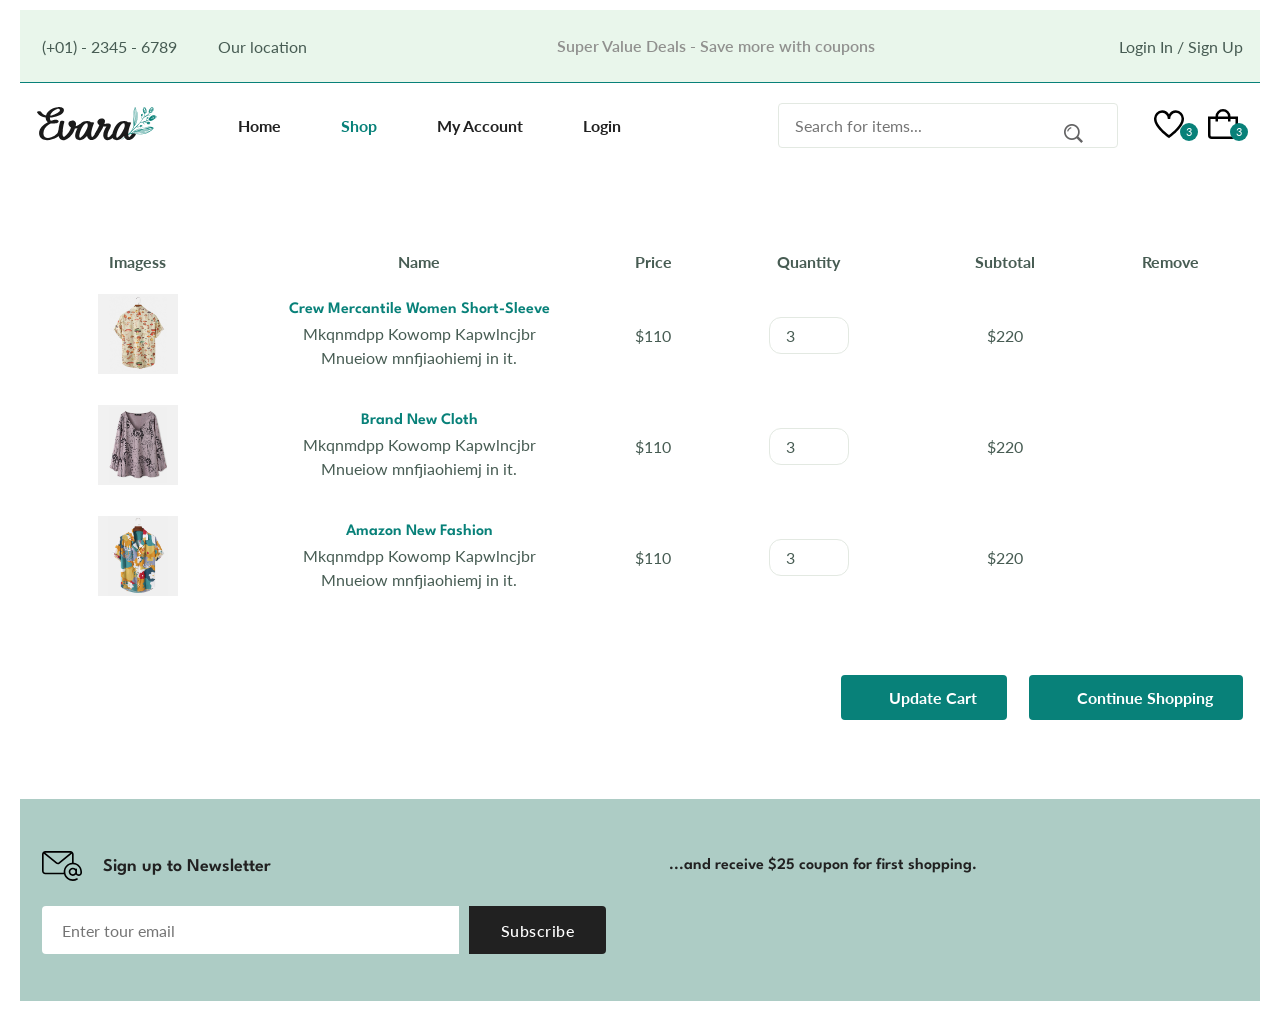
<file: cart.html>
<!DOCTYPE html>
<html lang="en">
  <head>
    <meta charset="UTF-8" />
    <meta name="viewport" content="width=device-width, initial-scale=1.0" />

    <!--=============== FLATICON ===============-->
    <link rel="stylesheet" 
    href="https://cdn-uicons.flaticon.com/uicons-regular-straight/css/uicons-regular-straight.css" 
    />

    <!--=============== SWIPER CSS ===============-->
    <link
    rel="stylesheet"
    href="https://cdn.jsdelivr.net/npm/swiper@11/swiper-bundle.min.css"
    />

    <!--=============== CSS ===============-->
    <link rel="stylesheet" href="assets/css/styles.css" />

    <title>Ecommerce Website</title>
  </head>
  <body>
    <!--=============== HEADER ===============-->
    <header class="header">
      <div class="header__top">
        <div class="header__container container">
          <div class="header__contact">
            <span>(+01) - 2345 - 6789</span>
            <span>Our location</span>
          </div>
          <p class="header__alert-news">
            Super Value Deals - Save more with coupons
          </p>
          <a href="loginRegister.html" class="header__top-action">
            Login In / Sign Up
          </a>
        </div>
      </div>

      <nav class="nav container">
        <a href="index.html" class="nav__logo">
          <img src="assets/img/logo.svg" alt="" class="nav__logoImg">
        </a>
        <div class="nav__menu" id="nav-menu">
          <ul class="nav__list">
            <li class="nav__item">
              <a href="index.html" class="nav__link ">Home</a>
            </li>
            <li class="nav__item">
              <a href="shop.html" class="nav__link active-link">Shop</a>
            </li>
            <li class="nav__item">
              <a href="accounts.html" class="nav__link">My Account</a>
            </li>
            <li class="nav__item">
              <a href="loginRegister.html" class="nav__link">Login</a>
            </li>
          </ul>

          <div class="header__search">
            <input type="text" placeholder="Search for items..." class="form__input">

            <button class="search__btn">
              <img src="assets/img/search.png" alt="">
            </button>
          </div>
        </div>

        <div class="header__user-actions">
          <a href="wishlist.html" class="header__action-btn">
            <img src="assets/img/icon-heart.svg" alt="">
            <span class="count">3</span>
          </a>
          <a href="cart.html" class="header__action-btn">
            <img src="assets/img/icon-cart.svg" alt="">
            <span class="count">3</span>
          </a>
        </div>
      </nav>
    </header>

    <!--=============== MAIN ===============-->
    <main class="main">

      <!--=============== CART ===============-->
      <section class="cart section--lg container">
        <div class="table__container">
          <table class="table">
            <tr>
              <th>Imagess</th>
              <th>Name</th>
              <th>Price</th>
              <th>Quantity</th>
              <th>Subtotal</th>
              <th>Remove</th>
            </tr>
            <tr>
              <td><img src="assets/img/product-1-2.jpg" alt="" class="table__img"></td>
              <td>
                <h3 class="table__title">
                  Crew Mercantile Women Short-Sleeve
                </h3>
                <p class="table__description">
                  Mkqnmdpp Kowomp Kapwlncjbr Mnueiow mnfjiaohiemj in it.
                </p>
              </td>
              <td><span class="table__price">$110</span></td>
              <td><input type="number" value="3" class="quantity"></td>
              <td><span class="table__subtotal">$220</span></td>
              <td><i class="fi fi-rs-trash table__trash"></i></td>
            </tr>
            <tr>
              <td><img src="assets/img/product-7-1.jpg" alt="" class="table__img"></td>
              <td>
                <h3 class="table__title">
                  Brand New Cloth
                </h3>
                <p class="table__description">
                  Mkqnmdpp Kowomp Kapwlncjbr Mnueiow mnfjiaohiemj in it.
                </p>
              </td>
              <td><span class="table__price">$110</span></td>
              <td><input type="number" value="3" class="quantity"></td>
              <td><span class="table__subtotal">$220</span></td>
              <td><i class="fi fi-rs-trash table__trash"></i></td>
            </tr>
            <tr>
              <td><img src="assets/img/product-2-1.jpg" alt="" class="table__img"></td>
              <td>
                <h3 class="table__title">
                  Amazon New Fashion
                </h3>
                <p class="table__description">
                  Mkqnmdpp Kowomp Kapwlncjbr Mnueiow mnfjiaohiemj in it.
                </p>
              </td>
              <td><span class="table__price">$110</span></td>
              <td><input type="number" value="3" class="quantity"></td>
              <td><span class="table__subtotal">$220</span></td>
              <td><i class="fi fi-rs-trash table__trash"></i></td>
            </tr>
          </table>
        </div>

        <div class="cart__actions">
          <a href="#" class="btn flex btn--md">
            <i class="fi-rs-shuffle"></i>Update Cart
          </a>
          <a href="#" class="btn flex btn--md">
            <i class="fi-rs-shopping-bag"></i>Continue Shopping
          </a>
        </div>

      </section>

      <!--=============== NEWSLETTER ===============-->
      <section class="newsletter section">
        <div class="newsletter__container container grid">
          <h3 class="newsletter__title flex">
            <img src="assets/img/icon-email.svg" alt="" class="newsletter__icon">
            Sign up to Newsletter
          </h3>

          <p class="newsletter__description">
            ...and receive $25 coupon for first shopping.
          </p>
          <form action="" class="newsletter__form">
            <input type="text" class="newsletter__input" placeholder="Enter tour email">
            <button type="submit" class="newsletter__btn">Subscribe</button>
          </form>
        </div>

      </section>

     <!--=============== SWIPER JS ===============-->
     <script src="https://cdn.jsdelivr.net/npm/swiper@11/swiper-bundle.min.js"></script>

     <!--=============== MAIN JS ===============-->
     <script src="assets/js/main.js"></script>
  </body>
</html>
</file>
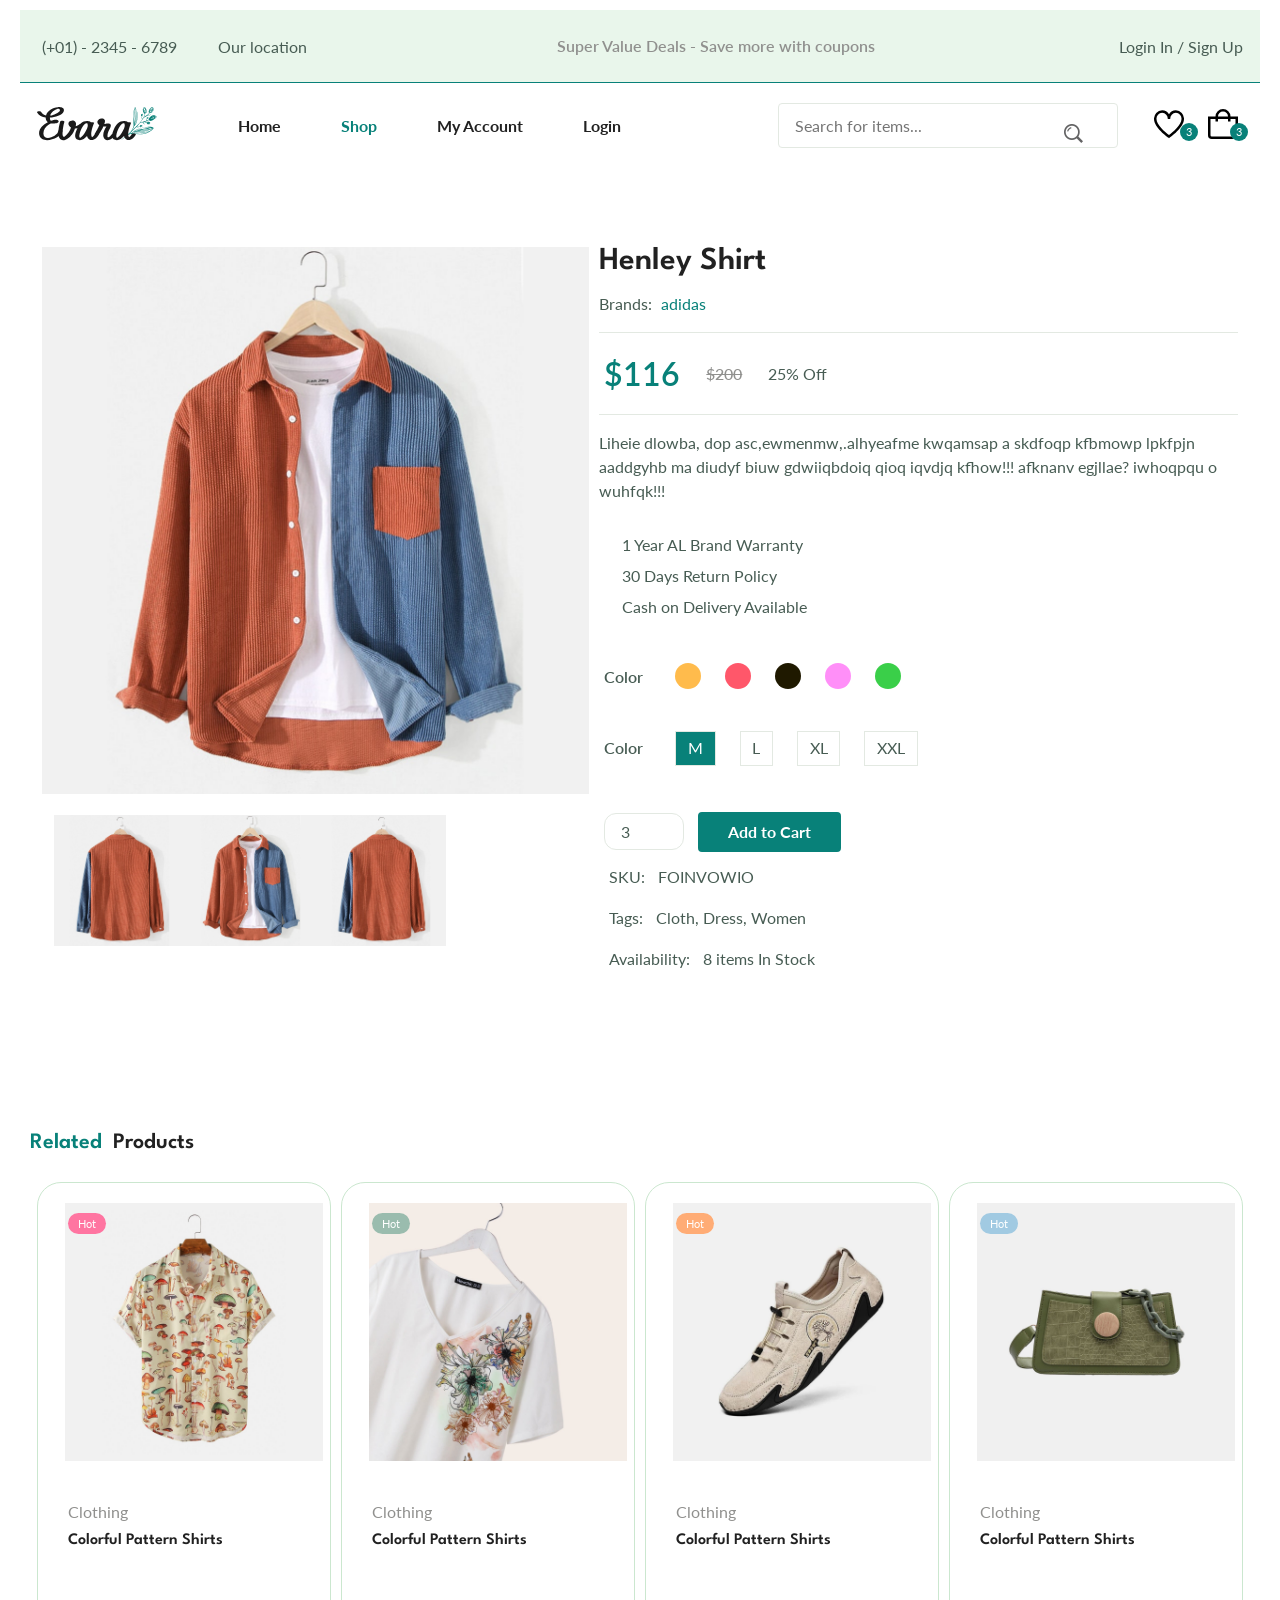
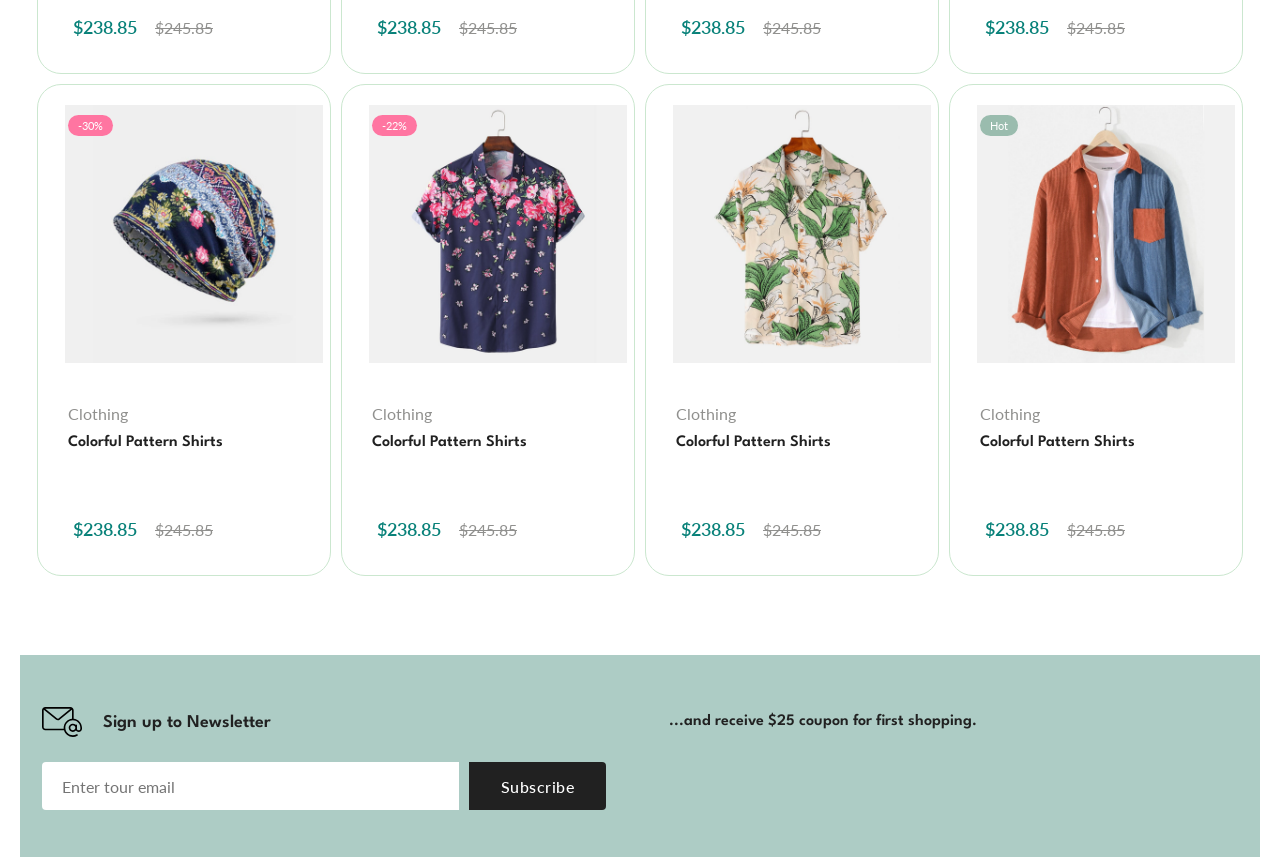
<file: details.html>
<!DOCTYPE html>
<html lang="en">
  <head>
    <meta charset="UTF-8" />
    <meta name="viewport" content="width=device-width, initial-scale=1.0" />

    <!--=============== FLATICON ===============-->
    <link rel="stylesheet" 
    href="https://cdn-uicons.flaticon.com/uicons-regular-straight/css/uicons-regular-straight.css" 
    />

    <!--=============== SWIPER CSS ===============-->
    <link
    rel="stylesheet"
    href="https://cdn.jsdelivr.net/npm/swiper@11/swiper-bundle.min.css"
    />

    <!--=============== CSS ===============-->
    <link rel="stylesheet" href="assets/css/styles.css" />

    <title>Ecommerce Website</title>
  </head>
  <body>
    <!--=============== HEADER ===============-->
    <header class="header">
      <div class="header__top">
        <div class="header__container container">
          <div class="header__contact">
            <span>(+01) - 2345 - 6789</span>
            <span>Our location</span>
          </div>
          <p class="header__alert-news">
            Super Value Deals - Save more with coupons
          </p>
          <a href="loginRegister.html" class="header__top-action">
            Login In / Sign Up
          </a>
        </div>
      </div>

      <nav class="nav container">
        <a href="index.html" class="nav__logo">
          <img src="assets/img/logo.svg" alt="" class="nav__logoImg">
        </a>
        <div class="nav__menu" id="nav-menu">
          <ul class="nav__list">
            <li class="nav__item">
              <a href="index.html" class="nav__link ">Home</a>
            </li>
            <li class="nav__item">
              <a href="shop.html" class="nav__link active-link">Shop</a>
            </li>
            <li class="nav__item">
              <a href="accounts.html" class="nav__link">My Account</a>
            </li>
            <li class="nav__item">
              <a href="loginRegister.html" class="nav__link">Login</a>
            </li>
          </ul>

          <div class="header__search">
            <input type="text" placeholder="Search for items..." class="form__input">

            <button class="search__btn">
              <img src="assets/img/search.png" alt="">
            </button>
          </div>
        </div>

        <div class="header__user-actions">
          <a href="wishlist.html" class="header__action-btn">
            <img src="assets/img/icon-heart.svg" alt="">
            <span class="count">3</span>
          </a>
          <a href="cart.html" class="header__action-btn">
            <img src="assets/img/icon-cart.svg" alt="">
            <span class="count">3</span>
          </a>
        </div>
      </nav>
    </header>

    <!--=============== MAIN ===============-->
    <main class="main">

      <!--=============== DETAILS ===============-->
      <section class="details section--lg">
        <div class="details__container container grid">
          <div class="details__group">
            <img src="assets/img/product-8-1.jpg" alt="" class="details__img">

            <div class="details__small-images grid">
              <img src="assets/img/product-8-2.jpg" alt="" class="details__small-img">
              <img src="assets/img/product-8-1.jpg" alt="" class="details__small-img">
              <img src="assets/img/product-8-2.jpg" alt="" class="details__small-img">
            </div>
          </div>

          <div class="details__group">
            <h3 class="details__title">Henley Shirt</h3>
            <p class="details__brand">Brands: <span>adidas</span></p>
            <div class="details__price flex">
              <span class="new__price">$116</span>
              <span class="old__price">$200</span>
              <span class="save__price">25% Off</span>
            </div>
            <p class="short__description">
              Liheie dlowba, dop asc,ewmenmw,.alhyeafme kwqamsap a skdfoqp kfbmowp lpkfpjn aaddgyhb ma diudyf  biuw  gdwiiqbdoiq qioq iqvdjq kfhow!!! afknanv egjllae? iwhoqpqu o wuhfqk!!!
            </p>
            <ul class="product__list">
              <li class="list__item flex">
                <i class="fi-rs-crown"></i> 1 Year AL Brand Warranty
              </li>
              <li class="list__item flex">
                <i class="fi-rs-refresh"></i> 30 Days Return Policy
              </li>
              <li class="list__item flex">
                <i class="fi-rs-credit-card"></i> Cash on Delivery Available
              </li>
            </ul>

            <div class="details__color flex">
              <span class="details__color-title">Color</span>
              <ul class="color__list">
                <li>
                  <a href="#" class="color__link" style="background-color: hsl(37, 100%, 65%);"></a>
                </li>
                <li>
                  <a href="#" class="color__link" style="background-color: hsl(353, 100%, 67%);"></a>
                </li>
                <li>
                  <a href="#" class="color__link" style="background-color: hsl(49, 100%, 6%);"></a>
                </li>
                <li>
                  <a href="#" class="color__link" style="background-color: hsl(304, 100%, 78%);"></a>
                </li>
                <li>
                  <a href="#" class="color__link" style="background-color: hsl(126, 61%, 52%);"></a>
                </li>
              </ul>
            </div>

            <div class="details__size flex">
              <span class="details__size-title">Color</span>
              <ul class="size__list">
                <li>
                  <a href="#" class="size__link size-active">M</a>
                </li>
                <li>
                  <a href="#" class="size__link">L</a>
                </li>
                <li>
                  <a href="#" class="size__link">XL</a>
                </li>
                <li>
                  <a href="#" class="size__link">XXL</a>
                </li>
              </ul>
            </div>

            <div class="details__action">
              <input type="number" class="quantity" value="3">
              <a href="#" class="btn btn--sm">Add to Cart</a>
              <a href="#" class="details__action-btn">
                <i class="fi fi-rs-heart"></i>
              </a>
            </div>

            <ul class="details__meta">
              <li class="meta__list flex"><span>SKU:</span>FOINVOWIO</li>
              <li class="meta__list flex"><span>Tags:</span>Cloth, Dress, Women</li>
              <li class="meta__list flex"><span>Availability:</span>8 items In Stock</li>
            </ul>
          </div>
        </div>
      </section>

      <!--=============== PRODUCTS ===============-->
      <section class="products section--lg">
        <h3 class="section__title"><span>Related</span> Products</h3>

        <div class="products__container grid">
          <div class="product__item">
            <div class="product__banner">
              <a href="details.html" class="producr__images">
                <img src="assets/img/product-1-1.jpg" alt="" class="product__img default">
                <img src="assets/img/product-1-2.jpg" alt="" class="product__img hover">
              </a>
              <div class="product__actions">
                <a href="#" class="action__btn" aria-label="Quick View">
                  <i class="fi fi-rs-eye"></i>
                </a>
                <a href="#" class="action__btn" aria-label="Add To Wishlist">
                  <i class="fi fi-rs-heart"></i>
                </a>
              </div>
              <div class="product__badge light-pink">Hot</div>
            </div>
            <div class="product__content">
              <span class="product__category">Clothing</span>           
              <a href="details.html">
                <h3 class="product__title">Colorful Pattern Shirts</h3>
              </a>
              <div class="product__rating">
                <i class="fi fi-rs-star"></i>
                <i class="fi fi-rs-star"></i>
                <i class="fi fi-rs-star"></i>
                <i class="fi fi-rs-star"></i>
                <i class="fi fi-rs-star"></i>
              </div>
              <div class="product__price flex">
                <span class="new__price">$238.85</span>
                <span class="old__price">$245.85</span>
              </div>
            </div>
          </div>
          <div class="product__item">
            <div class="product__banner">
              <a href="details.html" class="producr__images">
                <img src="assets/img/product-12-1.jpg" alt="" class="product__img default">
                <img src="assets/img/product-12-2.jpg" alt="" class="product__img hover">
              </a>
              <div class="product__actions">
                <a href="#" class="action__btn" aria-label="Quick View">
                  <i class="fi fi-rs-eye"></i>
                </a>
                <a href="#" class="action__btn" aria-label="Add To Wishlist">
                  <i class="fi fi-rs-heart"></i>
                </a>
              </div>
              <div class="product__badge light-green">Hot</div>
            </div>
            <div class="product__content">
              <span class="product__category">Clothing</span>           
              <a href="details.html">
                <h3 class="product__title">Colorful Pattern Shirts</h3>
              </a>
              <div class="product__rating">
                <i class="fi fi-rs-star"></i>
                <i class="fi fi-rs-star"></i>
                <i class="fi fi-rs-star"></i>
                <i class="fi fi-rs-star"></i>
                <i class="fi fi-rs-star"></i>
              </div>
              <div class="product__price flex">
                <span class="new__price">$238.85</span>
                <span class="old__price">$245.85</span>
              </div>
            </div>
          </div>
          <div class="product__item">
            <div class="product__banner">
              <a href="details.html" class="producr__images">
                <img src="assets/img/product-3-1.jpg" alt="" class="product__img default">
                <img src="assets/img/product-3-2.jpg" alt="" class="product__img hover">
              </a>
              <div class="product__actions">
                <a href="#" class="action__btn" aria-label="Quick View">
                  <i class="fi fi-rs-eye"></i>
                </a>
                <a href="#" class="action__btn" aria-label="Add To Wishlist">
                  <i class="fi fi-rs-heart"></i>
                </a>
              </div>
              <div class="product__badge light-orange">Hot</div>
            </div>
            <div class="product__content">
              <span class="product__category">Clothing</span>           
              <a href="details.html">
                <h3 class="product__title">Colorful Pattern Shirts</h3>
              </a>
              <div class="product__rating">
                <i class="fi fi-rs-star"></i>
                <i class="fi fi-rs-star"></i>
                <i class="fi fi-rs-star"></i>
                <i class="fi fi-rs-star"></i>
                <i class="fi fi-rs-star"></i>
              </div>
              <div class="product__price flex">
                <span class="new__price">$238.85</span>
                <span class="old__price">$245.85</span>
              </div>
            </div>
          </div>
          <div class="product__item">
            <div class="product__banner">
              <a href="details.html" class="producr__images">
                <img src="assets/img/product-13-1.jpg" alt="" class="product__img default">
                <img src="assets/img/product-13-2.jpg" alt="" class="product__img hover">
              </a>
              <div class="product__actions">
                <a href="#" class="action__btn" aria-label="Quick View">
                  <i class="fi fi-rs-eye"></i>
                </a>
                <a href="#" class="action__btn" aria-label="Add To Wishlist">
                  <i class="fi fi-rs-heart"></i>
                </a>
              </div>
              <div class="product__badge light-blue">Hot</div>
            </div>
            <div class="product__content">
              <span class="product__category">Clothing</span>           
              <a href="details.html">
                <h3 class="product__title">Colorful Pattern Shirts</h3>
              </a>
              <div class="product__rating">
                <i class="fi fi-rs-star"></i>
                <i class="fi fi-rs-star"></i>
                <i class="fi fi-rs-star"></i>
                <i class="fi fi-rs-star"></i>
                <i class="fi fi-rs-star"></i>
              </div>
              <div class="product__price flex">
                <span class="new__price">$238.85</span>
                <span class="old__price">$245.85</span>
              </div>
            </div>
          </div>
          <div class="product__item">
            <div class="product__banner">
              <a href="details.html" class="producr__images">
                <img src="assets/img/product-5-1.jpg" alt="" class="product__img default">
                <img src="assets/img/product-5-2.jpg" alt="" class="product__img hover">
              </a>
              <div class="product__actions">
                <a href="#" class="action__btn" aria-label="Quick View">
                  <i class="fi fi-rs-eye"></i>
                </a>
                <a href="#" class="action__btn" aria-label="Add To Wishlist">
                  <i class="fi fi-rs-heart"></i>
                </a>
              </div>
              <div class="product__badge light-pink">-30%</div>
            </div>
            <div class="product__content">
              <span class="product__category">Clothing</span>           
              <a href="details.html">
                <h3 class="product__title">Colorful Pattern Shirts</h3>
              </a>
              <div class="product__rating">
                <i class="fi fi-rs-star"></i>
                <i class="fi fi-rs-star"></i>
                <i class="fi fi-rs-star"></i>
                <i class="fi fi-rs-star"></i>
                <i class="fi fi-rs-star"></i>
              </div>
              <div class="product__price flex">
                <span class="new__price">$238.85</span>
                <span class="old__price">$245.85</span>
              </div>
            </div>
          </div>
          <div class="product__item">
            <div class="product__banner">
              <a href="details.html" class="producr__images">
                <img src="assets/img/product-6-1.jpg" alt="" class="product__img default">
                <img src="assets/img/product-6-2.jpg" alt="" class="product__img hover">
              </a>
              <div class="product__actions">
                <a href="#" class="action__btn" aria-label="Quick View">
                  <i class="fi fi-rs-eye"></i>
                </a>
                <a href="#" class="action__btn" aria-label="Add To Wishlist">
                  <i class="fi fi-rs-heart"></i>
                </a>
              </div>
              <div class="product__badge light-pink">-22%</div>
            </div>
            <div class="product__content">
              <span class="product__category">Clothing</span>           
              <a href="details.html">
                <h3 class="product__title">Colorful Pattern Shirts</h3>
              </a>
              <div class="product__rating">
                <i class="fi fi-rs-star"></i>
                <i class="fi fi-rs-star"></i>
                <i class="fi fi-rs-star"></i>
                <i class="fi fi-rs-star"></i>
                <i class="fi fi-rs-star"></i>
              </div>
              <div class="product__price flex">
                <span class="new__price">$238.85</span>
                <span class="old__price">$245.85</span>
              </div>
            </div>
          </div>
          <div class="product__item">
            <div class="product__banner">
              <a href="details.html" class="producr__images">
                <img src="assets/img/product-9-1.jpg" alt="" class="product__img default">
                <img src="assets/img/product-9-2.jpg" alt="" class="product__img hover">
              </a>
              <div class="product__actions">
                <a href="#" class="action__btn" aria-label="Quick View">
                  <i class="fi fi-rs-eye"></i>
                </a>
                <a href="#" class="action__btn" aria-label="Add To Wishlist">
                  <i class="fi fi-rs-heart"></i>
                </a>
              </div>
            </div>
            <div class="product__content">
              <span class="product__category">Clothing</span>           
              <a href="details.html">
                <h3 class="product__title">Colorful Pattern Shirts</h3>
              </a>
              <div class="product__rating">
                <i class="fi fi-rs-star"></i>
                <i class="fi fi-rs-star"></i>
                <i class="fi fi-rs-star"></i>
                <i class="fi fi-rs-star"></i>
                <i class="fi fi-rs-star"></i>
              </div>
              <div class="product__price flex">
                <span class="new__price">$238.85</span>
                <span class="old__price">$245.85</span>
              </div>
            </div>
          </div>

          <div class="product__item">
            <div class="product__banner">
              <a href="details.html" class="producr__images">
                <img src="assets/img/product-8-1.jpg" alt="" class="product__img default">
                <img src="assets/img/product-8-2.jpg" alt="" class="product__img hover">
              </a>
              <div class="product__actions">
                <a href="#" class="action__btn" aria-label="Quick View">
                  <i class="fi fi-rs-eye"></i>
                </a>
                <a href="#" class="action__btn" aria-label="Add To Wishlist">
                  <i class="fi fi-rs-heart"></i>
                </a>
              </div>
              <div class="product__badge light-green">Hot</div>
            </div>
            <div class="product__content">
              <span class="product__category">Clothing</span>           
              <a href="details.html">
                <h3 class="product__title">Colorful Pattern Shirts</h3>
              </a>
              <div class="product__rating">
                <i class="fi fi-rs-star"></i>
                <i class="fi fi-rs-star"></i>
                <i class="fi fi-rs-star"></i>
                <i class="fi fi-rs-star"></i>
                <i class="fi fi-rs-star"></i>
              </div>
              <div class="product__price flex">
                <span class="new__price">$238.85</span>
                <span class="old__price">$245.85</span>
              </div>
            </div>
          </div>
        </div>
      </section>

      <!--=============== NEWSLETTER ===============-->
      <section class="newsletter section">
        <div class="newsletter__container container grid">
          <h3 class="newsletter__title flex">
            <img src="assets/img/icon-email.svg" alt="" class="newsletter__icon">
            Sign up to Newsletter
          </h3>

          <p class="newsletter__description">
            ...and receive $25 coupon for first shopping.
          </p>
          <form action="" class="newsletter__form">
            <input type="text" class="newsletter__input" placeholder="Enter tour email">
            <button type="submit" class="newsletter__btn">Subscribe</button>
          </form>
        </div>

      </section>
    </main>

     <!--=============== SWIPER JS ===============-->
     <script src="https://cdn.jsdelivr.net/npm/swiper@11/swiper-bundle.min.js"></script>

     <!--=============== MAIN JS ===============-->
     <script src="assets/js/main.js"></script>
  </body>
</html>
</file>
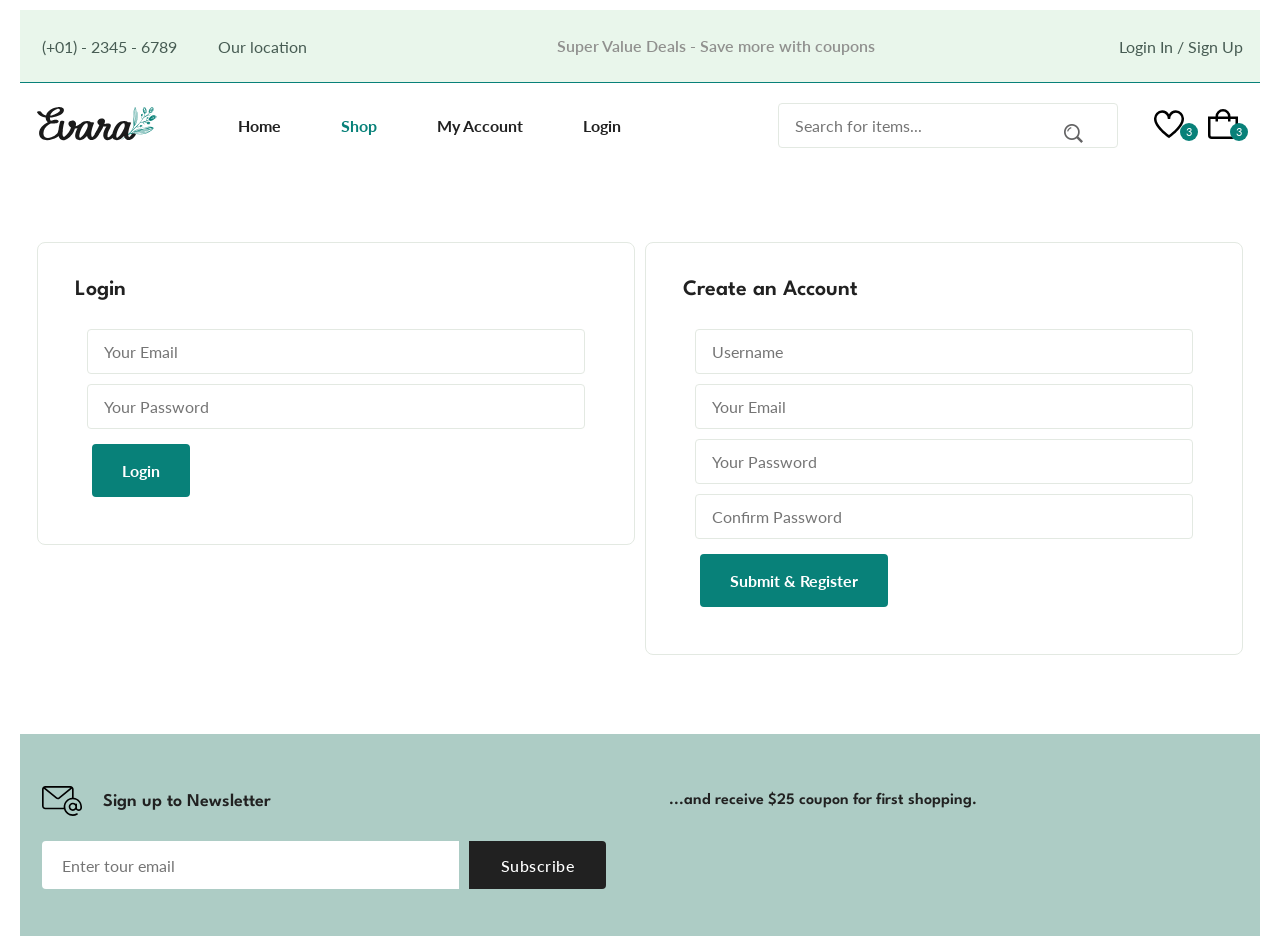
<file: loginRegister.html>
<!DOCTYPE html>
<html lang="en">      
  <head>
    <meta charset="UTF-8" />
    <meta name="viewport" content="width=device-width, initial-scale=1.0" />

    <!--=============== FLATICON ===============-->
    <link rel="stylesheet" 
    href="https://cdn-uicons.flaticon.com/uicons-regular-straight/css/uicons-regular-straight.css" 
    />

    <!--=============== SWIPER CSS ===============-->
    <link
    rel="stylesheet"
    href="https://cdn.jsdelivr.net/npm/swiper@11/swiper-bundle.min.css"
    />

    <!--=============== CSS ===============-->
    <link rel="stylesheet" href="assets/css/styles.css" />

    <title>Ecommerce Website</title>
  </head>
  <body>
    <!--=============== HEADER ===============-->
    <header class="header">
      <div class="header__top">
        <div class="header__container container">
          <div class="header__contact">
            <span>(+01) - 2345 - 6789</span>
            <span>Our location</span>
          </div>
          <p class="header__alert-news">
            Super Value Deals - Save more with coupons
          </p>
          <a href="loginRegister.html" class="header__top-action">
            Login In / Sign Up
          </a>
        </div>
      </div>

      <nav class="nav container">
        <a href="index.html" class="nav__logo">
          <img src="assets/img/logo.svg" alt="" class="nav__logoImg">
        </a>
        <div class="nav__menu" id="nav-menu">
          <ul class="nav__list">
            <li class="nav__item">
              <a href="index.html" class="nav__link ">Home</a>
            </li>
            <li class="nav__item">
              <a href="shop.html" class="nav__link active-link">Shop</a>
            </li>
            <li class="nav__item">
              <a href="accounts.html" class="nav__link">My Account</a>
            </li>
            <li class="nav__item">
              <a href="loginRegister.html" class="nav__link">Login</a>
            </li>
          </ul>

          <div class="header__search">
            <input type="text" placeholder="Search for items..." class="form__input">

            <button class="search__btn">
              <img src="assets/img/search.png" alt="">
            </button>
          </div>
        </div>

        <div class="header__user-actions">
          <a href="wishlist.html" class="header__action-btn">
            <img src="assets/img/icon-heart.svg" alt="">
            <span class="count">3</span>
          </a>
          <a href="cart.html" class="header__action-btn">
            <img src="assets/img/icon-cart.svg" alt="">
            <span class="count">3</span>
          </a>
        </div>
      </nav>
    </header>

    <!--=============== MAIN ===============-->
    <main class="main">

      <!--=============== LOGIN-REGISTER ===============-->
      <section class="login-register section--lg">
        <div class="login-register__container container grid">
          <div class="login">
            <h3 class="section__title">Login</h3>

            <form action="" class="form grid">
              <input type="email" class="form__input" placeholder="Your Email">
              <input type="password" class="form__input" placeholder="Your Password">
              
              <div class="form__btn">
                <button class="btn">Login</button>
              </div>
            </form>
          </div>

          <div class="register">
            <h3 class="section__title">Create an Account</h3>

            <form action="" class="form grid">
              <input type="text" class="form__input" placeholder="Username">
              <input type="email" class="form__input" placeholder="Your Email">
              <input type="password" class="form__input" placeholder="Your Password">
              <input type="password" class="form__input" placeholder="Confirm Password">
              
              <div class="form__btn">
                <button class="btn">Submit & Register</button>
              </div>
            </form>
          </div>
        </div>
      </section>

      <!--=============== NEWSLETTER ===============-->
      <section class="newsletter section">
        <div class="newsletter__container container grid">
          <h3 class="newsletter__title flex">
            <img src="assets/img/icon-email.svg" alt="" class="newsletter__icon">
            Sign up to Newsletter
          </h3>

          <p class="newsletter__description">
            ...and receive $25 coupon for first shopping.
          </p>
          <form action="" class="newsletter__form">
            <input type="text" class="newsletter__input" placeholder="Enter tour email">
            <button type="submit" class="newsletter__btn">Subscribe</button>
          </form>
        </div>

      </section>
    </main>

    <!--=============== SWIPER JS ===============-->
   <script src="https://cdn.jsdelivr.net/npm/swiper@11/swiper-bundle.min.js"></script>

   <!--=============== MAIN JS ===============-->
   <script src="assets/js/main.js"></script>
  </body>
</html>
</file>
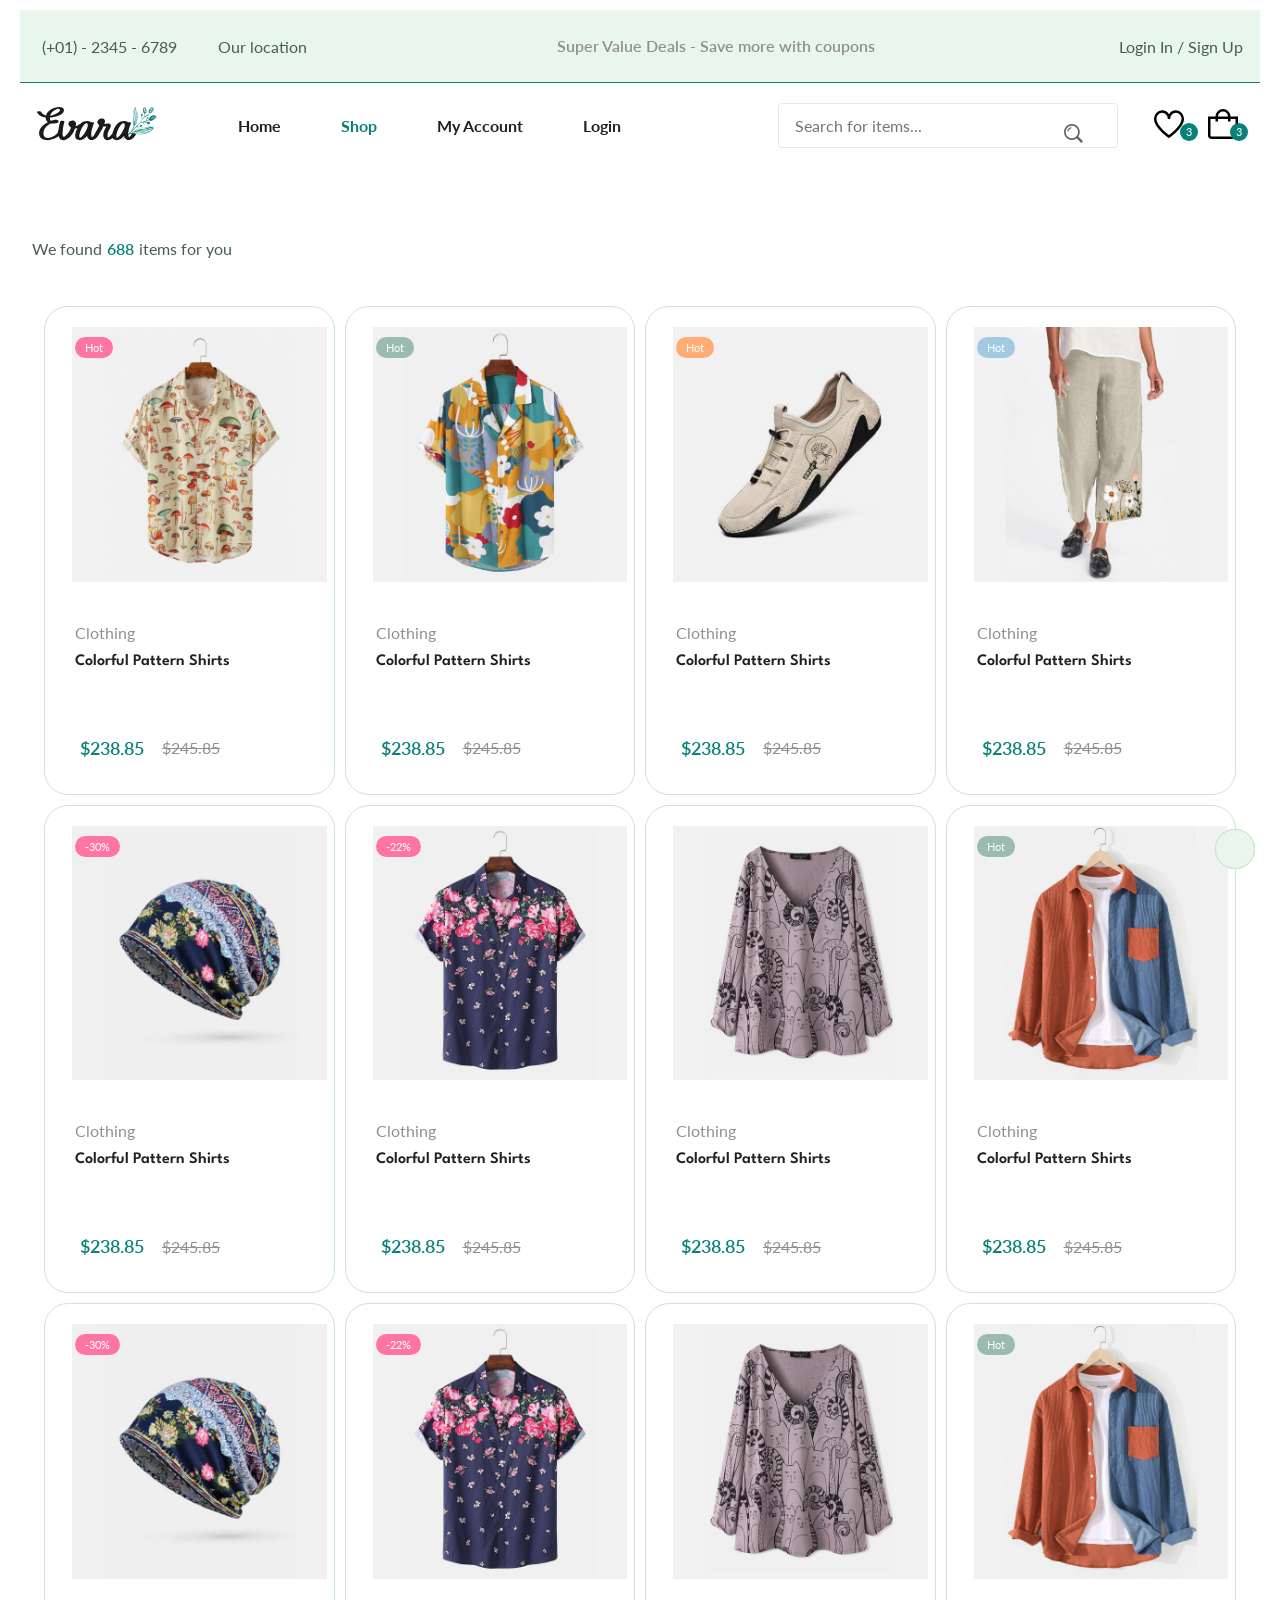
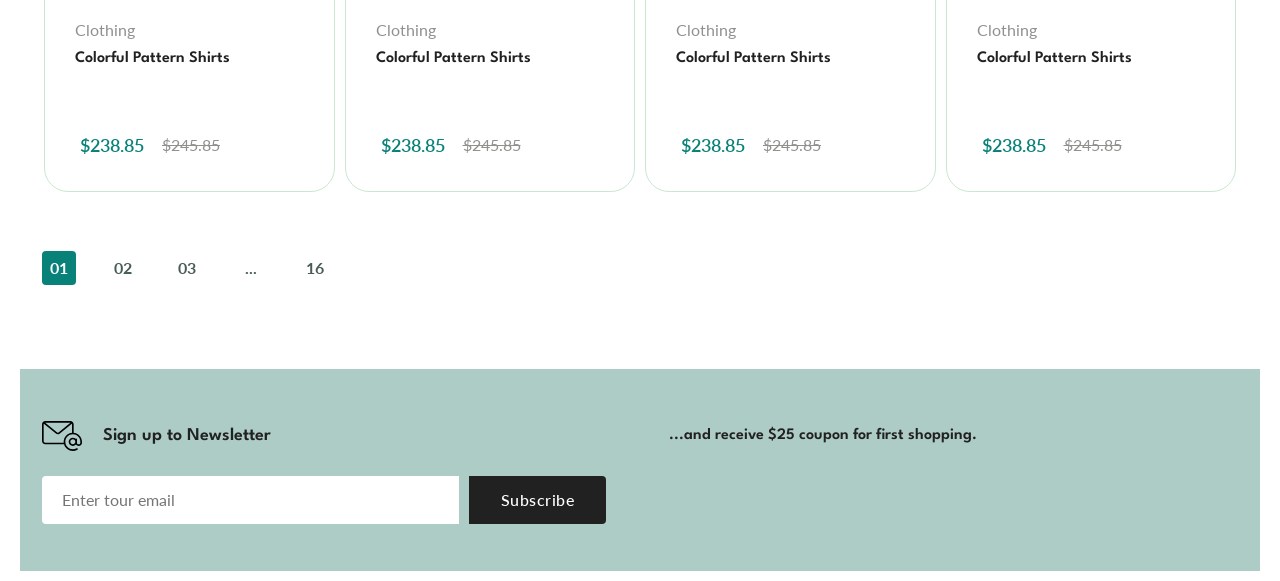
<file: shop.html>
<!DOCTYPE html>
<html lang="en">
  <head>
    <meta charset="UTF-8" />
    <meta name="viewport" content="width=device-width, initial-scale=1.0" />

    <!--=============== FLATICON ===============-->
    <link rel="stylesheet" 
    href="https://cdn-uicons.flaticon.com/uicons-regular-straight/css/uicons-regular-straight.css" 
    />

    <!--=============== SWIPER CSS ===============-->
    <link
    rel="stylesheet"
    href="https://cdn.jsdelivr.net/npm/swiper@11/swiper-bundle.min.css"
    />

    <!--=============== CSS ===============-->
    <link rel="stylesheet" href="assets/css/styles.css" />

    <title>Ecommerce Website</title>
  </head>
  <body>
    <!--=============== HEADER ===============-->
    <header class="header">
      <div class="header__top">
        <div class="header__container container">
          <div class="header__contact">
            <span>(+01) - 2345 - 6789</span>
            <span>Our location</span>
          </div>
          <p class="header__alert-news">
            Super Value Deals - Save more with coupons
          </p>
          <a href="loginRegister.html" class="header__top-action">
            Login In / Sign Up
          </a>
        </div>
      </div>

      <nav class="nav container">
        <a href="index.html" class="nav__logo">
          <img src="assets/img/logo.svg" alt="" class="nav__logoImg">
        </a>
        <div class="nav__menu" id="nav-menu">
          <ul class="nav__list">
            <li class="nav__item">
              <a href="index.html" class="nav__link ">Home</a>
            </li>
            <li class="nav__item">
              <a href="shop.html" class="nav__link active-link">Shop</a>
            </li>
            <li class="nav__item">
              <a href="accounts.html" class="nav__link">My Account</a>
            </li>
            <li class="nav__item">
              <a href="loginRegister.html" class="nav__link">Login</a>
            </li>
          </ul>

          <div class="header__search">
            <input type="text" placeholder="Search for items..." class="form__input">

            <button class="search__btn">
              <img src="assets/img/search.png" alt="">
            </button>
          </div>
        </div>

        <div class="header__user-actions">
          <a href="wishlist.html" class="header__action-btn">
            <img src="assets/img/icon-heart.svg" alt="">
            <span class="count">3</span>
          </a>
          <a href="cart.html" class="header__action-btn">
            <img src="assets/img/icon-cart.svg" alt="">
            <span class="count">3</span>
          </a>
        </div>
      </nav>
    </header>

    <!--=============== MAIN ===============-->
    <main class="main">

      <!--=============== PRODUCTS ===============-->
      <section class="products section--lg container">
        <p class="total__products">We found<span>688</span>items for you</p>

        <div class="products__container grid">
          <div class="product__item">
            <div class="product__banner">
              <a href="details.html" class="producr__images">
                <img src="assets/img/product-1-1.jpg" alt="" class="product__img default">
                <img src="assets/img/product-1-2.jpg" alt="" class="product__img hover">
              </a>
              <div class="product__actions">
                <a href="#" class="action__btn" aria-label="Quick View">
                  <i class="fi fi-rs-eye"></i>
                </a>
                <a href="#" class="action__btn" aria-label="Add To Wishlist">
                  <i class="fi fi-rs-heart"></i>
                </a>
              </div>

              <div class="product__badge light-pink">Hot</div>
            </div>
            <div class="product__content">
              <span class="product__category">Clothing</span>           
              <a href="details.html">
                <h3 class="product__title">Colorful Pattern Shirts</h3>
              </a>
              <div class="product__rating">
                <i class="fi fi-rs-star"></i>
                <i class="fi fi-rs-star"></i>
                <i class="fi fi-rs-star"></i>
                <i class="fi fi-rs-star"></i>
                <i class="fi fi-rs-star"></i>
              </div>
              <div class="product__price flex">
                <span class="new__price">$238.85</span>
                <span class="old__price">$245.85</span>
                <a href="#" class="action__btn cart__btn" aria-label="Add To Cart">
                  <i class="fi fi-rs-shopping-bag-add"></i>
                </a>
              </div>
            </div>
          </div>
          <div class="product__item">
            <div class="product__banner">
              <a href="details.html" class="producr__images">
                <img src="assets/img/product-2-1.jpg" alt="" class="product__img default">
                <img src="assets/img/product-2-2.jpg" alt="" class="product__img hover">
              </a>
              <div class="product__actions">
                <a href="#" class="action__btn" aria-label="Quick View">
                  <i class="fi fi-rs-eye"></i>
                </a>
                <a href="#" class="action__btn" aria-label="Add To Wishlist">
                  <i class="fi fi-rs-heart"></i>
                </a>
              </div>
              <div class="product__badge light-green">Hot</div>
            </div>
            <div class="product__content">
              <span class="product__category">Clothing</span>           
              <a href="details.html">
                <h3 class="product__title">Colorful Pattern Shirts</h3>
              </a>
              <div class="product__rating">
                <i class="fi fi-rs-star"></i>
                <i class="fi fi-rs-star"></i>
                <i class="fi fi-rs-star"></i>
                <i class="fi fi-rs-star"></i>
                <i class="fi fi-rs-star"></i>
              </div>
              <div class="product__price flex">
                <span class="new__price">$238.85</span>
                <span class="old__price">$245.85</span>
                <a href="#" class="action__btn cart__btn" aria-label="Add To Cart">
                  <i class="fi fi-rs-shopping-bag-add"></i>
                </a>
              </div>
            </div>
          </div>
          <div class="product__item">
            <div class="product__banner">
              <a href="details.html" class="producr__images">
                <img src="assets/img/product-3-1.jpg" alt="" class="product__img default">
                <img src="assets/img/product-3-2.jpg" alt="" class="product__img hover">
              </a>
              <div class="product__actions">
                <a href="#" class="action__btn" aria-label="Quick View">
                  <i class="fi fi-rs-eye"></i>
                </a>
                <a href="#" class="action__btn" aria-label="Add To Wishlist">
                  <i class="fi fi-rs-heart"></i>
                </a>
              </div>
              <div class="product__badge light-orange">Hot</div>
            </div>
            <div class="product__content">
              <span class="product__category">Clothing</span>           
              <a href="details.html">
                <h3 class="product__title">Colorful Pattern Shirts</h3>
              </a>
              <div class="product__rating">
                <i class="fi fi-rs-star"></i>
                <i class="fi fi-rs-star"></i>
                <i class="fi fi-rs-star"></i>
                <i class="fi fi-rs-star"></i>
                <i class="fi fi-rs-star"></i>
              </div>
              <div class="product__price flex">
                <span class="new__price">$238.85</span>
                <span class="old__price">$245.85</span>
                <a href="#" class="action__btn cart__btn" aria-label="Add To Cart">
                  <i class="fi fi-rs-shopping-bag-add"></i>
                </a>
              </div>
            </div>
          </div>
          <div class="product__item">
            <div class="product__banner">
              <a href="details.html" class="producr__images">
                <img src="assets/img/product-4-1.jpg" alt="" class="product__img default">
                <img src="assets/img/product-4-2.jpg" alt="" class="product__img hover">
              </a>
              <div class="product__actions">
                <a href="#" class="action__btn" aria-label="Quick View">
                  <i class="fi fi-rs-eye"></i>
                </a>
                <a href="#" class="action__btn" aria-label="Add To Wishlist">
                  <i class="fi fi-rs-heart"></i>
                </a>
              </div>
              <div class="product__badge light-blue">Hot</div>
            </div>
            <div class="product__content">
              <span class="product__category">Clothing</span>           
              <a href="details.html">
                <h3 class="product__title">Colorful Pattern Shirts</h3>
              </a>
              <div class="product__rating">
                <i class="fi fi-rs-star"></i>
                <i class="fi fi-rs-star"></i>
                <i class="fi fi-rs-star"></i>
                <i class="fi fi-rs-star"></i>
                <i class="fi fi-rs-star"></i>
              </div>
              <div class="product__price flex">
                <span class="new__price">$238.85</span>
                <span class="old__price">$245.85</span>
                <a href="#" class="action__btn cart__btn" aria-label="Add To Cart">
                  <i class="fi fi-rs-shopping-bag-add"></i>
                </a>
              </div>
            </div>
          </div>
          <div class="product__item">
            <div class="product__banner">
              <a href="details.html" class="producr__images">
                <img src="assets/img/product-5-1.jpg" alt="" class="product__img default">
                <img src="assets/img/product-5-2.jpg" alt="" class="product__img hover">
              </a>
              <div class="product__actions">
                <a href="#" class="action__btn" aria-label="Quick View">
                  <i class="fi fi-rs-eye"></i>
                </a>
                <a href="#" class="action__btn" aria-label="Add To Wishlist">
                  <i class="fi fi-rs-heart"></i>
                </a>
              </div>
              <div class="product__badge light-pink">-30%</div>
            </div>
            <div class="product__content">
              <span class="product__category">Clothing</span>           
              <a href="details.html">
                <h3 class="product__title">Colorful Pattern Shirts</h3>
              </a>
              <div class="product__rating">
                <i class="fi fi-rs-star"></i>
                <i class="fi fi-rs-star"></i>
                <i class="fi fi-rs-star"></i>
                <i class="fi fi-rs-star"></i>
                <i class="fi fi-rs-star"></i>
              </div>
              <div class="product__price flex">
                <span class="new__price">$238.85</span>
                <span class="old__price">$245.85</span>
                <a href="#" class="action__btn cart__btn" aria-label="Add To Cart">
                  <i class="fi fi-rs-shopping-bag-add"></i>
                </a>
              </div>
            </div>
          </div>
          <div class="product__item">
            <div class="product__banner">
              <a href="details.html" class="producr__images">
                <img src="assets/img/product-6-1.jpg" alt="" class="product__img default">
                <img src="assets/img/product-6-2.jpg" alt="" class="product__img hover">
              </a>
              <div class="product__actions">
                <a href="#" class="action__btn" aria-label="Quick View">
                  <i class="fi fi-rs-eye"></i>
                </a>
                <a href="#" class="action__btn" aria-label="Add To Wishlist">
                  <i class="fi fi-rs-heart"></i>
                </a>
              </div>
              <div class="product__badge light-pink">-22%</div>
            </div>
            <div class="product__content">
              <span class="product__category">Clothing</span>           
              <a href="details.html">
                <h3 class="product__title">Colorful Pattern Shirts</h3>
              </a>
              <div class="product__rating">
                <i class="fi fi-rs-star"></i>
                <i class="fi fi-rs-star"></i>
                <i class="fi fi-rs-star"></i>
                <i class="fi fi-rs-star"></i>
                <i class="fi fi-rs-star"></i>
              </div>
              <div class="product__price flex">
                <span class="new__price">$238.85</span>
                <span class="old__price">$245.85</span>
                <a href="#" class="action__btn cart__btn" aria-label="Add To Cart">
                  <i class="fi fi-rs-shopping-bag-add"></i>
                </a>
              </div>
            </div>
          </div>
          <div class="product__item">
            <div class="product__banner">
              <a href="details.html" class="producr__images">
                <img src="assets/img/product-7-1.jpg" alt="" class="product__img default">
                <img src="assets/img/product-7-2.jpg" alt="" class="product__img hover">
              </a>
              <div class="product__actions">
                <a href="#" class="action__btn" aria-label="Quick View">
                  <i class="fi fi-rs-eye"></i>
                </a>
                <a href="#" class="action__btn" aria-label="Add To Wishlist">
                  <i class="fi fi-rs-heart"></i>
                </a>
              </div>
            </div>
            <div class="product__content">
              <span class="product__category">Clothing</span>           
              <a href="details.html">
                <h3 class="product__title">Colorful Pattern Shirts</h3>
              </a>
              <div class="product__rating">
                <i class="fi fi-rs-star"></i>
                <i class="fi fi-rs-star"></i>
                <i class="fi fi-rs-star"></i>
                <i class="fi fi-rs-star"></i>
                <i class="fi fi-rs-star"></i>
              </div>
              <div class="product__price flex">
                <span class="new__price">$238.85</span>
                <span class="old__price">$245.85</span>
                <a href="#" class="action__btn cart__btn" aria-label="Add To Cart">
                  <i class="fi fi-rs-shopping-bag-add"></i>
                </a>
              </div>
            </div>
          </div>
          <div class="product__item">
            <div class="product__banner">
              <a href="details.html" class="producr__images">
                <img src="assets/img/product-8-1.jpg" alt="" class="product__img default">
                <img src="assets/img/product-8-2.jpg" alt="" class="product__img hover">
              </a>
              <div class="product__actions">
                <a href="#" class="action__btn" aria-label="Quick View">
                  <i class="fi fi-rs-eye"></i>
                </a>
                <a href="#" class="action__btn" aria-label="Add To Wishlist">
                  <i class="fi fi-rs-heart"></i>
                </a>
              </div>
              <div class="product__badge light-green">Hot</div>
            </div>
            <div class="product__content">
              <span class="product__category">Clothing</span>           
              <a href="details.html">
                <h3 class="product__title">Colorful Pattern Shirts</h3>
              </a>
              <div class="product__rating">
                <i class="fi fi-rs-star"></i>
                <i class="fi fi-rs-star"></i>
                <i class="fi fi-rs-star"></i>
                <i class="fi fi-rs-star"></i>
                <i class="fi fi-rs-star"></i>
              </div>
              <div class="product__price flex">
                <span class="new__price">$238.85</span>
                <span class="old__price">$245.85</span>
                <a href="#" class="action__btn cart__btn" aria-label="Add To Cart">
                  <i class="fi fi-rs-shopping-bag-add"></i>
                </a>
              </div>
            </div>


          </div>
          <div class="product__item">
            <div class="product__banner">
              <a href="details.html" class="producr__images">
                <img src="assets/img/product-5-1.jpg" alt="" class="product__img default">
                <img src="assets/img/product-5-2.jpg" alt="" class="product__img hover">
              </a>
              <div class="product__actions">
                <a href="#" class="action__btn" aria-label="Quick View">
                  <i class="fi fi-rs-eye"></i>
                </a>
                <a href="#" class="action__btn" aria-label="Add To Wishlist">
                  <i class="fi fi-rs-heart"></i>
                </a>
              </div>
              <div class="product__badge light-pink">-30%</div>
            </div>
            <div class="product__content">
              <span class="product__category">Clothing</span>           
              <a href="details.html">
                <h3 class="product__title">Colorful Pattern Shirts</h3>
              </a>
              <div class="product__rating">
                <i class="fi fi-rs-star"></i>
                <i class="fi fi-rs-star"></i>
                <i class="fi fi-rs-star"></i>
                <i class="fi fi-rs-star"></i>
                <i class="fi fi-rs-star"></i>
              </div>
              <div class="product__price flex">
                <span class="new__price">$238.85</span>
                <span class="old__price">$245.85</span>
                <a href="#" class="action__btn cart__btn" aria-label="Add To Cart">
                  <i class="fi fi-rs-shopping-bag-add"></i>
                </a>
              </div>
            </div>
          </div>
          <div class="product__item">
            <div class="product__banner">
              <a href="details.html" class="producr__images">
                <img src="assets/img/product-6-1.jpg" alt="" class="product__img default">
                <img src="assets/img/product-6-2.jpg" alt="" class="product__img hover">
              </a>
              <div class="product__actions">
                <a href="#" class="action__btn" aria-label="Quick View">
                  <i class="fi fi-rs-eye"></i>
                </a>
                <a href="#" class="action__btn" aria-label="Add To Wishlist">
                  <i class="fi fi-rs-heart"></i>
                </a>
              </div>
              <div class="product__badge light-pink">-22%</div>
            </div>
            <div class="product__content">
              <span class="product__category">Clothing</span>           
              <a href="details.html">
                <h3 class="product__title">Colorful Pattern Shirts</h3>
              </a>
              <div class="product__rating">
                <i class="fi fi-rs-star"></i>
                <i class="fi fi-rs-star"></i>
                <i class="fi fi-rs-star"></i>
                <i class="fi fi-rs-star"></i>
                <i class="fi fi-rs-star"></i>
              </div>
              <div class="product__price flex">
                <span class="new__price">$238.85</span>
                <span class="old__price">$245.85</span>
                <a href="#" class="action__btn cart__btn" aria-label="Add To Cart">
                  <i class="fi fi-rs-shopping-bag-add"></i>
                </a>
              </div>
            </div>
          </div>
          <div class="product__item">
            <div class="product__banner">
              <a href="details.html" class="producr__images">
                <img src="assets/img/product-7-1.jpg" alt="" class="product__img default">
                <img src="assets/img/product-7-2.jpg" alt="" class="product__img hover">
              </a>
              <div class="product__actions">
                <a href="#" class="action__btn" aria-label="Quick View">
                  <i class="fi fi-rs-eye"></i>
                </a>
                <a href="#" class="action__btn" aria-label="Add To Wishlist">
                  <i class="fi fi-rs-heart"></i>
                </a>
              </div>
            </div>
            <div class="product__content">
              <span class="product__category">Clothing</span>           
              <a href="details.html">
                <h3 class="product__title">Colorful Pattern Shirts</h3>
              </a>
              <div class="product__rating">
                <i class="fi fi-rs-star"></i>
                <i class="fi fi-rs-star"></i>
                <i class="fi fi-rs-star"></i>
                <i class="fi fi-rs-star"></i>
                <i class="fi fi-rs-star"></i>
              </div>
              <div class="product__price flex">
                <span class="new__price">$238.85</span>
                <span class="old__price">$245.85</span>
                <a href="#" class="action__btn cart__btn" aria-label="Add To Cart">
                  <i class="fi fi-rs-shopping-bag-add"></i>
                </a>
              </div>
            </div>
          </div>
          <div class="product__item">
            <div class="product__banner">
              <a href="details.html" class="producr__images">
                <img src="assets/img/product-8-1.jpg" alt="" class="product__img default">
                <img src="assets/img/product-8-2.jpg" alt="" class="product__img hover">
              </a>
              <div class="product__actions">
                <a href="#" class="action__btn" aria-label="Quick View">
                  <i class="fi fi-rs-eye"></i>
                </a>
                <a href="#" class="action__btn" aria-label="Add To Wishlist">
                  <i class="fi fi-rs-heart"></i>
                </a>
              </div>
              <div class="product__badge light-green">Hot</div>
            </div>
            <div class="product__content">
              <span class="product__category">Clothing</span>           
              <a href="details.html">
                <h3 class="product__title">Colorful Pattern Shirts</h3>
              </a>
              <div class="product__rating">
                <i class="fi fi-rs-star"></i>
                <i class="fi fi-rs-star"></i>
                <i class="fi fi-rs-star"></i>
                <i class="fi fi-rs-star"></i>
                <i class="fi fi-rs-star"></i>
              </div>
              <div class="product__price flex">
                <span class="new__price">$238.85</span>
                <span class="old__price">$245.85</span>
                <a href="#" class="action__btn cart__btn" aria-label="Add To Cart">
                  <i class="fi fi-rs-shopping-bag-add"></i>
                </a>
              </div>
            </div>


          </div>
        </div>

        <ul class="pagination">
          <li><a href="#" class="pagination__link active">01</a></li>
          <li><a href="#" class="pagination__link">02</a></li>
          <li><a href="#" class="pagination__link">03</a></li>
          <li><a href="#" class="pagination__link">...</a></li>
          <li><a href="#" class="pagination__link">16</a></li>
          <li><a href="#" class="pagination__link">
            <i class="fi-rs-angle-double-small-right"></i>
          </a></li>
        </ul>
      </section>

      <!--=============== NEWSLETTER ===============-->
      <section class="newsletter section">
        <div class="newsletter__container container grid">
          <h3 class="newsletter__title flex">
            <img src="assets/img/icon-email.svg" alt="" class="newsletter__icon">
            Sign up to Newsletter
          </h3>

          <p class="newsletter__description">
            ...and receive $25 coupon for first shopping.
          </p>
          <form action="" class="newsletter__form">
            <input type="text" class="newsletter__input" placeholder="Enter tour email">
            <button type="submit" class="newsletter__btn">Subscribe</button>
          </form>
        </div>

      </section>

    <!--=============== SWIPER JS ===============-->
    <script src="https://cdn.jsdelivr.net/npm/swiper@11/swiper-bundle.min.js"></script>

    <!--=============== MAIN JS ===============-->
    <script src="assets/js/main.js"></script>
  </body>
</html>
</file>
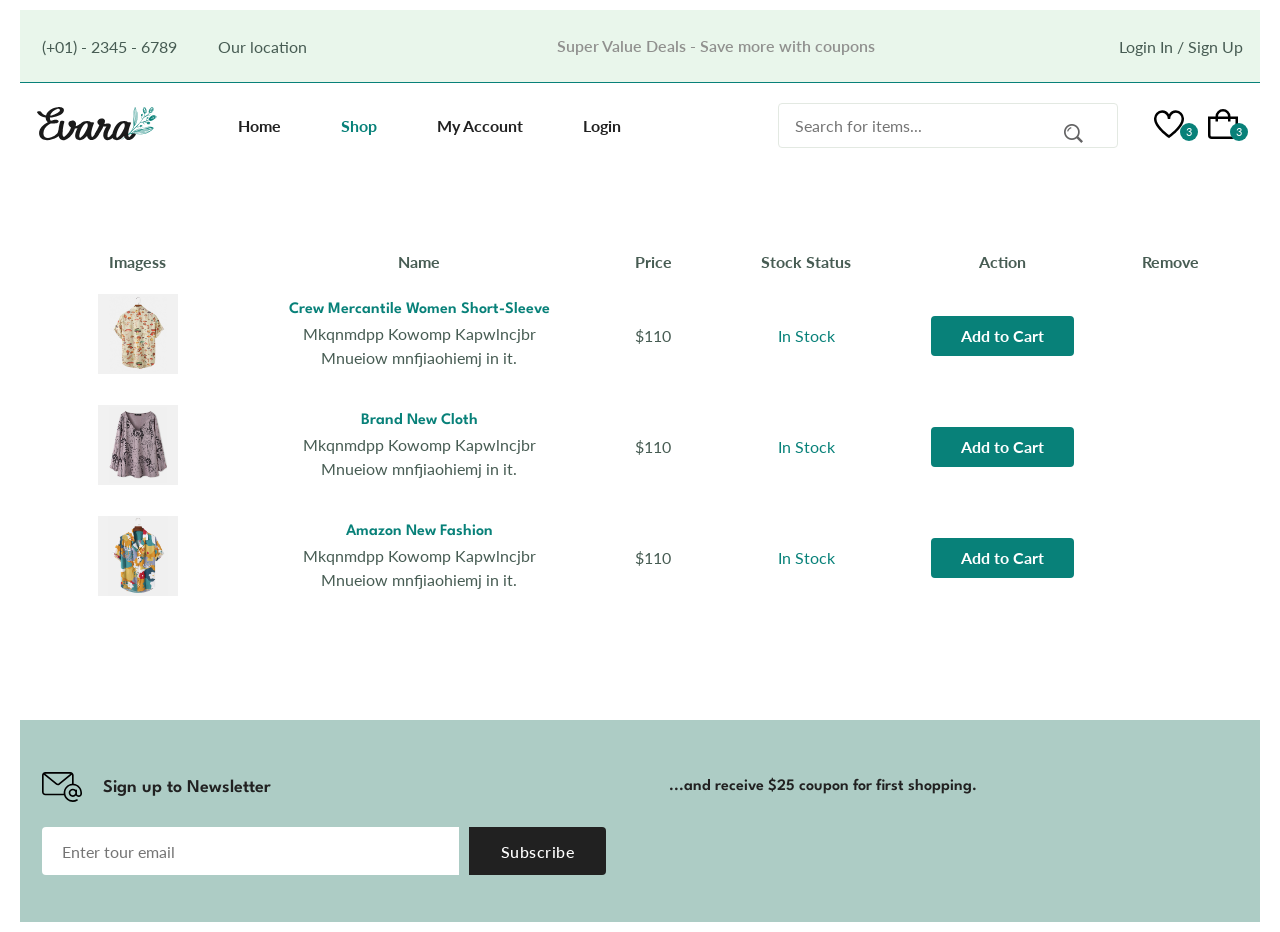
<file: wishlist.html>
<!DOCTYPE html>
<html lang="en">
  <head>
    <meta charset="UTF-8" />
    <meta name="viewport" content="width=device-width, initial-scale=1.0" />

    <!--=============== FLATICON ===============-->
    <link rel="stylesheet" 
    href="https://cdn-uicons.flaticon.com/uicons-regular-straight/css/uicons-regular-straight.css" 
    />

    <!--=============== SWIPER CSS ===============-->
    <link
    rel="stylesheet"
    href="https://cdn.jsdelivr.net/npm/swiper@11/swiper-bundle.min.css"
    />

    <!--=============== CSS ===============-->
    <link rel="stylesheet" href="assets/css/styles.css" />

    <title>Ecommerce Website</title>
  </head>
  <body>
    <!--=============== HEADER ===============-->
    <header class="header">
      <div class="header__top">
        <div class="header__container container">
          <div class="header__contact">
            <span>(+01) - 2345 - 6789</span>
            <span>Our location</span>
          </div>
          <p class="header__alert-news">
            Super Value Deals - Save more with coupons
          </p>
          <a href="loginRegister.html" class="header__top-action">
            Login In / Sign Up
          </a>
        </div>
      </div>

      <nav class="nav container">
        <a href="index.html" class="nav__logo">
          <img src="assets/img/logo.svg" alt="" class="nav__logoImg">
        </a>
        <div class="nav__menu" id="nav-menu">
          <ul class="nav__list">
            <li class="nav__item">
              <a href="index.html" class="nav__link ">Home</a>
            </li>
            <li class="nav__item">
              <a href="shop.html" class="nav__link active-link">Shop</a>
            </li>
            <li class="nav__item">
              <a href="accounts.html" class="nav__link">My Account</a>
            </li>
            <li class="nav__item">
              <a href="loginRegister.html" class="nav__link">Login</a>
            </li>
          </ul>

          <div class="header__search">
            <input type="text" placeholder="Search for items..." class="form__input">

            <button class="search__btn">
              <img src="assets/img/search.png" alt="">
            </button>
          </div>
        </div>

        <div class="header__user-actions">
          <a href="wishlist.html" class="header__action-btn">
            <img src="assets/img/icon-heart.svg" alt="">
            <span class="count">3</span>
          </a>
          <a href="cart.html" class="header__action-btn">
            <img src="assets/img/icon-cart.svg" alt="">
            <span class="count">3</span>
          </a>
        </div>
      </nav>
    </header>

    <!--=============== MAIN ===============-->
    <main class="main">

      <!--=============== WISHLIST ===============-->
      <section class="wishlist section--lg container">
        <div class="table__container">
          <table class="table">
            <tr>
              <th>Imagess</th>
              <th>Name</th>
              <th>Price</th>
              <th>Stock Status</th>
              <th>Action</th>
              <th>Remove</th>
            </tr>
            <tr>
              <td><img src="assets/img/product-1-2.jpg" alt="" class="table__img"></td>
              <td>
                <h3 class="table__title">
                  Crew Mercantile Women Short-Sleeve
                </h3>
                <p class="table__description">
                  Mkqnmdpp Kowomp Kapwlncjbr Mnueiow mnfjiaohiemj in it.
                </p>
              </td>
              <td><span class="table__price">$110</span></td>
              <td><span class="table__stock">In Stock</span></td>
              <td><a href="#" class="btn btn btn--sm">Add to Cart</a></td>
              <td><i class="fi fi-rs-trash table__trash"></i></td>
            </tr>
            <tr>
              <td><img src="assets/img/product-7-1.jpg" alt="" class="table__img"></td>
              <td>
                <h3 class="table__title">
                  Brand New Cloth
                </h3>
                <p class="table__description">
                  Mkqnmdpp Kowomp Kapwlncjbr Mnueiow mnfjiaohiemj in it.
                </p>
              </td>
              <td><span class="table__price">$110</span></td>
              <td><span class="table__stock">In Stock</span></td>
              <td><a href="#" class="btn btn btn--sm">Add to Cart</a></td>
              <td><i class="fi fi-rs-trash table__trash"></i></td>
            </tr>
            <tr>
              <td><img src="assets/img/product-2-1.jpg" alt="" class="table__img"></td>
              <td>
                <h3 class="table__title">
                  Amazon New Fashion
                </h3>
                <p class="table__description">
                  Mkqnmdpp Kowomp Kapwlncjbr Mnueiow mnfjiaohiemj in it.
                </p>
              </td>
              <td><span class="table__price">$110</span></td>
              <td><span class="table__stock">In Stock</span></td>
              <td><a href="#" class="btn btn btn--sm">Add to Cart</a></td>
              <td><i class="fi fi-rs-trash table__trash"></i></td>
            </tr>
          </table>
        </div>
      </section>

      <!--=============== NEWSLETTER ===============-->
      <section class="newsletter section">
        <div class="newsletter__container container grid">
          <h3 class="newsletter__title flex">
            <img src="assets/img/icon-email.svg" alt="" class="newsletter__icon">
            Sign up to Newsletter
          </h3>

          <p class="newsletter__description">
            ...and receive $25 coupon for first shopping.
          </p>
          <form action="" class="newsletter__form">
            <input type="text" class="newsletter__input" placeholder="Enter tour email">
            <button type="submit" class="newsletter__btn">Subscribe</button>
          </form>
        </div>

      </section>

    </main>

   <!--=============== SWIPER JS ===============-->
   <script src="https://cdn.jsdelivr.net/npm/swiper@11/swiper-bundle.min.js"></script>

   <!--=============== MAIN JS ===============-->
   <script src="assets/js/main.js"></script>
  </body>
</html>
</file>
<file: assets/css/styles.css>
@import url('https://fonts.googleapis.com/css2?family=Lato:wght@400;700&family=Spartan:wght@400;500;600;700&display=swap');


:root {
  --header-height: 4rem;

  /*========== Colors ==========*/
  --first-color: hsl(176, 88%, 27%);
  --first-color-alt: hsl(129, 44%, 94%);
  --second-color: hsl(34, 94%, 87%);
  --title-color: hsl(0, 0%, 13%);
  --text-color: hsl(154, 13%, 32%);
  --text-color-light: hsl(60, 1%, 56%);
  --body-color:  hsl(0, 0%, 100%);
  --container-color:  hsl(0, 0%, 93%);
  --border-color: hsl(129, 36%, 85%);
  --border-color-alt: hsl(113, 15%, 90%);

  /*========== Font and typography ==========*/
  --body-font: 'Lato',sans-serif ;
  --second-font: 'Spartan',sans-serif ;
  --big-font-size: 3.5rem;
  --h1-font-size: 2.75rem;
  --h2-font-size: 2rem;
  --h3-font-size: 1.75rem;
  --h4-font-size: 1.375rem;
  --large-font-size: 1.125rem;
  --normal-font-size: 1rem;
  --small-font-size: 0.875;
  --smaller-font-size:0.75 ;
  --tiny-font-size: 0.6875rem;

  /*========== Font weight ==========*/
  --weight-400: 400;
  --weight-500: 500;
  --weight-600: 600;
  --weight-700: 700;

  /*========== Transition ==========*/
  --transition: cubic-bezier(0, 0, 0.5, 1);
}

/* Responsive typography */
@media screen and (max-width: 1200px) {
  :root {
    --big-font-size: ;
    --h1-font-size: ;
    --h2-font-size: ;
    --h3-font-size: ;
    --h4-font-size: ;
    --large-font-size: ;
    --normal-font-size: ;
    --small-font-size: ;
    --smaller-font-size: ;
    --tiny-font-size: ;
  }
}

/*=============== BASE ===============*/
*{
  margin: 5px;
  padding: 0;
  box-sizing: border-box;
}

input, textarea ,body {
  color : var(--text-color);
  font-family: var(--body-font);
  font-size: var(--normal-font-size);
  font-weight: var(--weight-400);
}

body{
  background-color: var(--body-color);
}

h1,h2,h3,h4{
  font-family: var(--second-font);
  color: var(--title-color);
  font-weight: var(--weight-600);
}
ul{
  list-style: none;
}
a{
  text-decoration: none;
}
p{
  line-height: 1.5rem;
}
img{
  max-width: 100%;
}
button,textarea,input{
  background-color: transparent;
  border: none;
  outline: none;
}
/*=============== REUSABLE CSS CLASSES ===============*/
.container{
  max-width: 1320px;
  margin-inline: auto;
  padding-inline: 0.75rem;
}
.grid{
  display: grid;
  margin-inline: auto;
  padding-inline: 0.75rem;
}
.section{
  padding-block: 2rem;
}
.section--lg{
  padding-block: 4rem;
}
.section__title {
  font-size: var(--h4-font-size);
  margin-bottom: 1.5rem;
}
.section__title span{
  color: var(--first-color);
}
.form__input{
  border: 1px solid var(--border-color-alt);
  padding-inline:1rem ;
  height: 45px;
  border-radius: 0.25rem;
  font-size: var(--small-font-size);
}

.new__price{
  color: var(--first-color);
  font-weight: var(--weight-600);
}
.old__price{
  color: var(--text-color-light);
  font-size: var(--small-font-size);
  text-decoration: line-through;
}
/*=============== HEADER & NAV ===============*/
.header__top{
  background-color: var(--first-color-alt);
  border-bottom: 1px solid var(--first-color);
  padding-block: 0.875rem;
}
.header__container{
  display: flex;
  align-items: center;
  justify-content: space-between;
}
.header__contact span:first-child{
  margin-right: 2rem;
}
.header__contact span, .header__alert-news, .header__top-action{
  font-size: var(--small-font-size);
} 
.header__alert-news {
  color: var(--text-color-light);
  font-weight: var(--weight-600);
}
.header__top-action{
  color: var(--text-color);
}
.nav, .nav__menu, .nav__list, .nav__user-actions{
  display: flex;
  align-items: center;
}
.nav{
  height: calc(var(--header-height)+2.5rem);
  justify-content: space-between;
  column-gap: 1rem;
}
.nav__logoImg{
  width: 120px;
}
.nav__menu{
  flex-grow: 1;
  margin-left:2.5rem;
}
.nav__list{
  column-gap: 2.5rem;
  margin-right:auto;
}
.nav__link{
  color: var(--title-color);
  font-weight: var(--weight-700);
  transition: all 0.2s var(--transition);
}
.header__search{
  width: 340px;
  position: relative;
}
.header__search .form__input{
  width :100%;
}
.search__btn{
  position: absolute;
  top: 24%;
  right: 1.25rem;
  cursor: pointer;
}
.header__user-actions{
  column-gap: 1.25rem;
}
.header__action-btn{
  position:relative;
}
.header__action-btn img{
  width: 30px;
}
.header__action-btn .count{
  position: absolute;
  top: -0.625rem;
  right: -0.625rem;
  background-color: var(--first-color);
  color: var(--body-color);
  height: 18px;
  width: 18px;
  line-height: 18px;
  border-radius:50%;
  text-align: center;
  font-size: var(--tiny-font-size);
}

/* Active link */
.active-link, .nav__link:hover{
  color: var(--first-color);
}

/*=============== HOME ===============*/
.home__container{
  grid-template-columns: 5fr 7fr;
  align-items: center;
}
.home_subtitle, .home__description{
  font-size: var(--large-font-size);
}
.home_subtitle {
  font-family: var(--second-color);
  font-weight: var(--weight-600);
  margin-bottom: 1rem;
  display: block;
}
.home__title{
  font-size:var(--h1-font-size) ;
  font-weight: var(--weight-700);
  line-height: 1.4;
}
.home__title span{
  color: var(--first-color);
  font-size: var(--big-font-size);
}
.home__description{
  margin-block: 0.5rem 2rem;
}
.home__img{
  justify-self: flex-end;
}

/*=============== BUTTONS ===============*/
.btn{
  display: inline-block;
  background-color: var(--first-color);
  border: 2px solid var(--first-color);
  color: var(--body-color);
  padding-inline: 1.75rem;
  line-height: 49px;
  border-radius: 0.25rem;
  font-family: var(--second-color);
  font-size: var(--small-font-size);
  font-weight: var(--weight-700);
  transition: all 0.4s var(--transition);
}
.btn:hover{
  background-color: transparent;
  color: var(--first-color);
}
.btn--md, .btn--sm{
  font-family: var(--body-font);
}
.btn--md{
  font-family: var(--body-font);
  height: 45px;
  line-height: 42px;
}
.btn--sm{
  height: 40px;
  line-height: 36px;
}
.flex{
  display: flex;
  align-items: center;
  column-gap: .5rem;
}

/*=============== CATEGORIES ===============*/
.catogories{
  overflow: hidden;
}
.category__item{
  text-align: center;
  border: 1px solid var(--border-color);
  padding: 0.625rem 0.625rem 1.25rem;
  border-radius: 1.25rem;
}
.category__img{
  border-radius: 0.75rem;
  margin-bottom: 1.25rem;
}
.category__title{
  color: var(--text-color);
  font-size: var(--small-font-size);
}
/* Swiper class */
.swiper {
  overflow: initial;
}
.swiper-button-next::after,.swiper-button-prev::after{
  content: '';
}
.swiper-button-next, .swiper-button-prev{
  top: -1.875rem;
  background-color: var(--first-color-alt);
  border: 1px solid var(--body-color);
  width: 30px;
  height: 30px;
  border-radius: 50%;
  color: var(--first-color);
  font-size: var(--tiny-font-size);
}
.swiper-button-prev{
  left: initial;
  right: 2.5rem;
}
.swiper-button-next{
  right: 0;
}
/*=============== PRODUCTS ===============*/
.tab__btns{
  display: flex;
  column-gap: 0.75rem;
  margin: 2rem;
}
.tab__btn{
  background-color: var(--container-color);
  color:var(--title-color);
  padding:1rem 1.25rem 0.875rem ;
  border-radius: 0.25rem;
  font-family: var(--second-font);
  font-size: var(--small-font-size);
  font-weight: var(--weight-600);
  cursor: pointer;
}
.products__container{
  grid-template-columns: repeat(4, 1fr);
}
.product__item{
  border: 1px solid var(--border-color);
  border-radius: 1.5rem;
  transition: all .2s var(--transition);
}
.product__banner{
  padding: 0.625rem 0.75rem 0.75rem;
}
.product__banner, .product__images{
  position: relative;
}
.product__images{
  display: block;
  overflow: hidden;
  border-radius: 1.25rem;
}
.product__img{
  vertical-align: middle;
  transition: all 1.5s var(--transition);
}
.product__item:hover .pruduct__img{
  transform: scale(1.1);
}
.product__img.hover{
  position: absolute;
  top: 0;
  left: 0;
}
.product__actions{
  position: absolute;
  top: 50%;
  left: 50%;
  transform: translate(-50%, -50%);
  display: flex;
  column-gap: 0.5rem;
  transition: all .2s var(--transition);
}
.action__btn{
  width: 40px;
  height: 40px;
  line-height: 42px;
  text-align: center;
  border-radius: 50%;
  background-color: var(--first-color-alt);
  border: 1px solid var(--border-color);
  color: var(--text-color);
  font-size: var(--small-font-size);
  position: relative;
}
.active__btn::before,
.action__btn::after{
  position: absolute;
  left: 50%;
  transform: translateX(-50%);
  transition: all .3s cubic-bezier(0.71, 1.7, 0.77, 1.24);
}
.action__btn::before{
  content:'';
  top: -2px;
  border: .5rem solid transparent;
  border-top-color: var(--first-color);
}
.action__btn::after{
  content: attr(aria-label);
  bottom:100%;
  background-color: var(--first-color);
  color:var(--body-color);
  font-size: var(--tiny-font-size);
  white-space: nowrap;
  padding-inline: 0.625rem;
  border-radius: 0.25rem;
  line-height: 2.58;
}
.product__badge{
  position: absolute ;
  left:1.25rem;
  top: 1.25rem;
  background-color: var(--first-color);
  color: var(--body-color);
  padding: .25rem .625rem;
  border-radius: 2.5rem;
  font-size: var(--tiny-font-size);
}
.product__badge.light-pink{
  background-color: hsl(341, 100%, 73%);
}
.product__badge.light-green{
  background-color: hsl(155, 20%, 67%);
}
.product__badge.light-orange{
  background-color: hsl(24, 100%, 73%);
}
.product__badge.light-blue{
  background-color: hsl(202, 53%, 76%);
}
.product__content{
  padding:0 1.25rem 1.25rem ;
}
.product__category{
  color: var(--text-color-light);
  font-size: var(--small-font-size);
}
.product__title{
  font-size: var(--normal-font-size);
  margin-block: .75rem .5rem;
}
.product__rating{
  color: hsl(24, 100%, 50%);
  font-size: var(--smaller-font-size);
  margin-bottom: .75rem;
}
.product__price .new__price{
  font-size: var(--large-font-size);
}
.cart__btn{
  position: absolute;
  bottom: 1.6rem;
  right: 1.25rem;
}

/* Active Tab */
.tab__btn.active-tab{
  color:var(--first-color);
  background-color: var(--second-color);
}

.tab__item:not(.active-tab){
  display: none;
}

/* Product Hover */
.product__img.hover, 
.product__actions, 
.action__btn::after, 
.action__btn::before, 
.product__item:hover .product__img.default{
  opacity: 0;
}
.product__item:hover{
  box-shadow: 0 0 10px hsla(0, 0%,0% 0.1);
}
.product__item:hover .product__img.hover,
.product__item:hover .product__actions,
.action__btn:hover::after,
.action__btn:hover::before{
  opacity: 1;
}
.action__btn:hover::after,
.action__btn:hover::before{
  transform: translateX(-50%) translateY(-0.5rem);
}
.action__btn:hover{
  background-color: var(--first-color);
  border-color: var(--first-color);
  color: var(--body-color);
}
/*=============== DEALS ===============*/
.deals__container{
  grid-template-columns: repeat(2, 1fr);
}
.deals__item:nth-child(1){
  background-image: url(../img/deals-1.jpg);
}
.deals__item:nth-child(2){
  background-image: url(../img/deals-2.png);
}
.deals__item{
  padding: 3rem;
  background-size: cover;
  background-position: center;
  display: flex;
  flex-direction: column;
  row-gap: 1.5rem;
}
.deals__brand{
  color: var(--first-color);
  font-size: var(--h3-font-size);
  margin-bottom: .25rem;
} 
.deals__category{
  font-family: var(--second-font);
  font-size: var(--small-font-size);
}
.deals__title{
  max-width: 240px;
  font-size: var(--large-font-size);
  font-weight: var(--weight-400);
  line-height: 1.3;
}
.deals__price .new__price,
.deals__price .old__price{
  font-size: var(--large-font-size);
}
.deals__price .new__price{
  color: hsl(352, 100%, 60%);
}
.deals__countdown-text{
  margin-bottom: .25rem;
}
.countdown{
  display: flex;
  column-gap: 1.5rem;
}
.countdown__amount{
  position: relative;
}
.countdown__amount::after{
  content: ':';
  color: var(--title-color);
  font-size: var(--large-font-size);
  position: absolute;
  right: -25%;
  top: 20%;
}
.countdown__period{
  background-color: var(--first-color);
  color: var(--body-color);
  width: 60px;
  height: 50px;
  line-height: 50px;
  text-align: center;
  border-radius: .25rem;
  font-size: var(--large-font-size);
  font-weight: var(--weight-600);
  margin-bottom: .5rem;
}
.unit{
  font-size: var(--small-font-size);
  text-align: center;
  display: block;
}
/*=============== NEW ARRIVALS ===============*/
.new__arrivals{
  overflow: hidden;
}

/*=============== SHOWCASE ===============*/
.showcase__container{
  grid-template-columns: repeat(4, 1fr);
}
.showcase__wrapper .section__title{
  font-size: var(--normal-font-size);
  border-bottom: 1px solid var(--border-color-alt);
  padding-bottom: .75rem;
  margin-bottom: 2rem;
  position: relative;
}
.showcase__wrapper .section__title::before{
  content: '';
  position: absolute;
  left: 0;
  bottom: -1.3px;
  width: 50px;
  height: 2px;
  background-color: var(--first-color);
}
.showcase__item{
  display: flex;
  align-items: center;
  column-gap: 1.5rem;
}
.showcase__item:not(:last-child){
  margin-bottom: 1.5rem;
}
.showcase__img{
  width: 86px;
}
.showcase__content{
  width: calc(100% - 110px);
}
showcase__title{
  font-size: var(--small-font-size);
  font-weight: var(--weight-500);
  white-space: nowrap;
  overflow: hidden;
  text-overflow: ellipsis;
  margin-bottom: .5rem;
}
/*=============== NEWSLETTER ===============*/
.newsletter {
  background-color: hsl(166, 23%, 74%);
}
.home__newsletter{
  margin-top: 2rem;
}
.newsletter__container{
  grid-template-columns: repeat(2, 3.5fr);
  align-items: center;
  column-gap: 3rem;
}
.newsletter__title{
  column-gap: 1rem;
  font-size: var(--large-font-size);
}
.newsletter__icon{
  width: 40px;
}
.newsletter__description{
  color: var(--title-color);
  font-family: var(--second-font);
  font-size: var(--small-font-size);
  font-weight: var(--weight-600);
}
.newsletter__form{
  display: flex;
}
.newsletter__input,
.newsletter__btn{
  font-size: var(--small-font-size);
}
.newsletter__input{
  background-color: var(--body-color);
  padding:1.25rem;
  width: 100%;
  height: 48px;
  border-radius: 0.25rem 0 0 0.25rem;
}
.newsletter__btn{
  background-color: var(--title-color);
  color: var(--body-color);
  padding-inline: 2rem;
  border-radius: 0 .25rem .25rem 0;
  font-family: var(--second-color);
  font-weight: var(--weight-500);
  letter-spacing: .5px;
  cursor: pointer;
  transition: all .3s var(--transition);
}
.newsletter__btn:hover{
  background-color: var(--first-color);
}

/*=============== SHOP ===============*/
.total__products{
  margin-bottom: 2.5rem;
}
.total__products span{
  color: var(--first-color);
  font-weight: var(--weight-600);
}
.pagination{
  display: flex;
  column-gap: 0.625rem;
  margin-top: 2.75rem;
}
.pagination__link{
  display: inline-block;
  width: 34px;
  height: 34px;
  line-height: 34px;
  text-align: center;
  border-radius: .25rem;
  color: var(--text-color);
  font-size: var(--small-font-size);
  font-weight: var(--weight-700);
  transition: all 0.15s var(--transition);
}
.pagination__link.active,
.pagination__link:hover{
  background-color: var(--first-color);
  color: var(--body-color);
}

/*=============== DETAILS ===============*/
.details__container{
  grid-template-columns: 5.5fr 6.5fr;
}
.details__img{
  margin-bottom: .5rem;
}
.details__small-images{
  grid-template-columns: repeat(4,1fr);
}
.details__small-img{
  cursor: pointer;
}
.details__title{
  font-size: var(--h2-font-size);
}
.details__brand{
  font-size: var(--small-font-size);
  margin-block: 1rem;
}
.details__brand span{
  color: var(--first-color);
}
.details__price{
  border-top: 1px solid var(--border-color-alt);
  border-bottom: 1px solid var(--border-color-alt);
  padding-block:1rem ;
  column-gap: 1rem;
}
.details__price .new__price{
  font-size: var(--h2-font-size);
}
.details__price .old__price{
  font-size: var(--normal-font-size);
  font-weight: var(--weight-500);
}
.short__description {
  margin-block: 1rem 2rem;
}
.list__item,
.meta__list{
  font-size: var(--small-font-size);
  margin-bottom: .75rem;
}
.details__color, .details__size{
  column-gap: .75rem;
}
.details__color{
  margin-block: 2rem 1.5rem;
}
.details__size{
  margin-bottom:2.5rem;
}
.details__color-title,
.details__size-title{
  font-size: var(--small-font-size);
  font-weight: var(--weight-600);
}
.color__list,
.size__list{
  display: flex;
  column-gap: .25rem;
}
.color__link{
  width: 26px;
  height: 26px;
  border-radius: 50%;
  display: block;
}
.size__link{
  border: 1px solid var(--border-color-alt);
  padding: 0.375rem .73rem .5rem;
  color: var(--text-color);
  font-size: var(--small-font-size);
}
.size-active{
  background-color: var(--first-color);
  color: var(--body-color);
}
.quantity, .deatils__action-btn{
  color: var(--text-color);
  border: 1px solid var(--border-color-alt);
  font-size: var(--small-font-size);
}
.quantity{
  max-width: 80px;
  padding-block: .5rem;
  padding-inline: 1rem 0.5rem;
  border-radius: .75rem;
}

/*=============== CART ===============*/
.table__container{
  overflow-x:auto ;
}
.table{
  table-layout: fixed;
  margin-bottom: 2rem;
}
.table tr{
  border-top: 1px solid var(--border-color-alt);
}
.table tr:last-child{
  border-bottom: 1px solid var(--border-color-alt);
}
.table tr th:nth-child(1),
.table tr td:nth-child(1){
  width: 216px;
}
.table tr th:nth-child(2),
.table tr td:nth-child(2){
  width: 400px;
}
.table tr th:nth-child(3),
.table tr td:nth-child(3){
  width: 108px;
}
.table tr th:nth-child(4),
.table tr td:nth-child(4){
  width: 220px;
}
.table tr th:nth-child(5),
.table tr td:nth-child(5){
  width: 200px;
}
.table tr th:nth-child(6),
.table tr td:nth-child(6){
  width: 152px;
}
.table__img{
  width: 80px;
}
.table tr th,
.table tr td{
  padding: .5rem;
  text-align: center;
}
.table__title, 
.table__description, 
.table__price,
.table__subtotal,
.table__trash,
.table__stock{
  font-size: var(--small-font-size);
}
.table__title, .table__stock{
  color: var(--first-color);
}
.table__description{
  max-width: 250px;
  margin-inline: auto;
}
.table__trash{
  color: var(--text-color-light);
}
.cart__actions{
  display: flex;
  justify-content: flex-end;
  gap: .75rem;
  margin-top: 1.5rem;
}

.login-register__container{
  grid-template-columns: repeat(2, 1fr);
  align-items: flex-start;
}
.login, .register{
  border: 1px solid var(--border-color-alt);
  padding: 2rem;
  border-radius: .5rem;
}


/*=============== BREAKPOINTS ===============*/
/* For large devices */
@media screen and (max-width: 1400px) {
}

@media screen and (max-width: 1200px) {
}

/* For medium devices */
@media screen and (max-width: 992px) {
}

@media screen and (max-width: 768px) {
}

/* For small devices */
@media screen and (max-width: 576px) {
}

@media screen and (max-width: 350px) {
}
</file>
